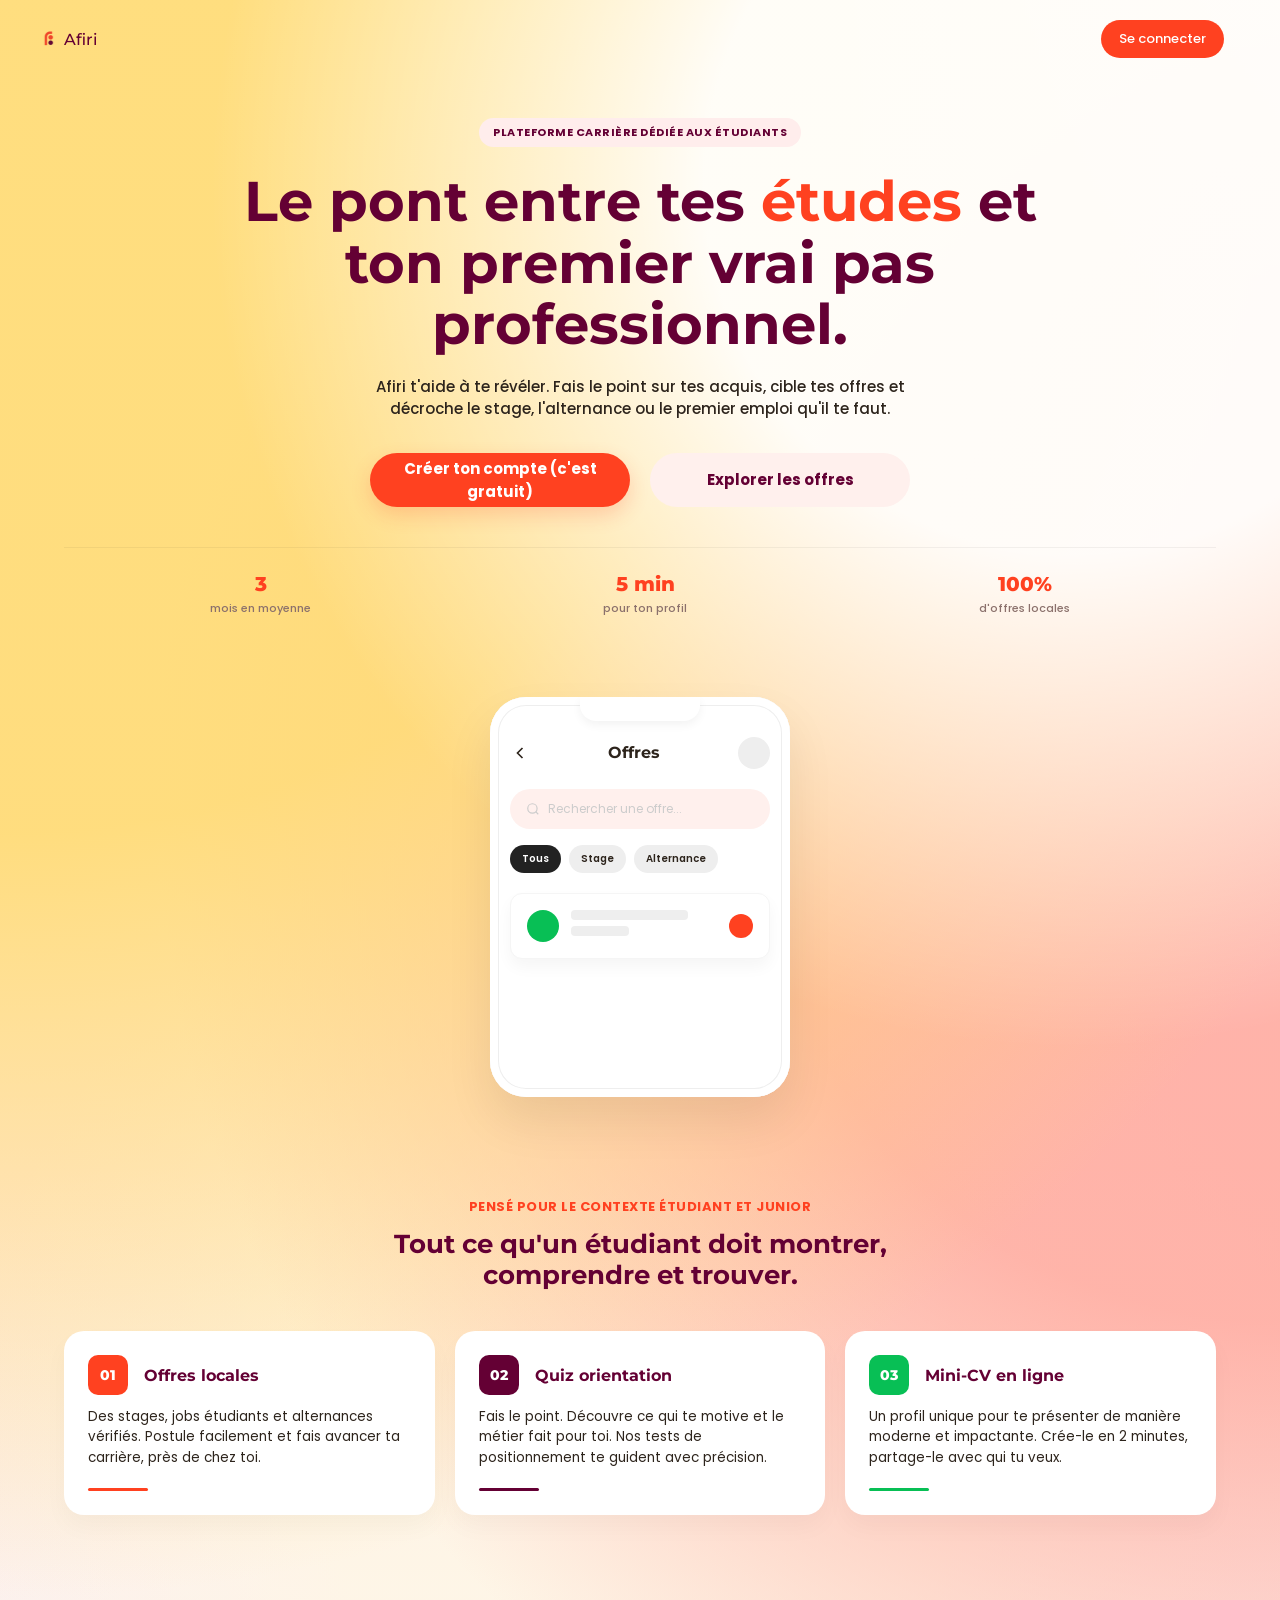
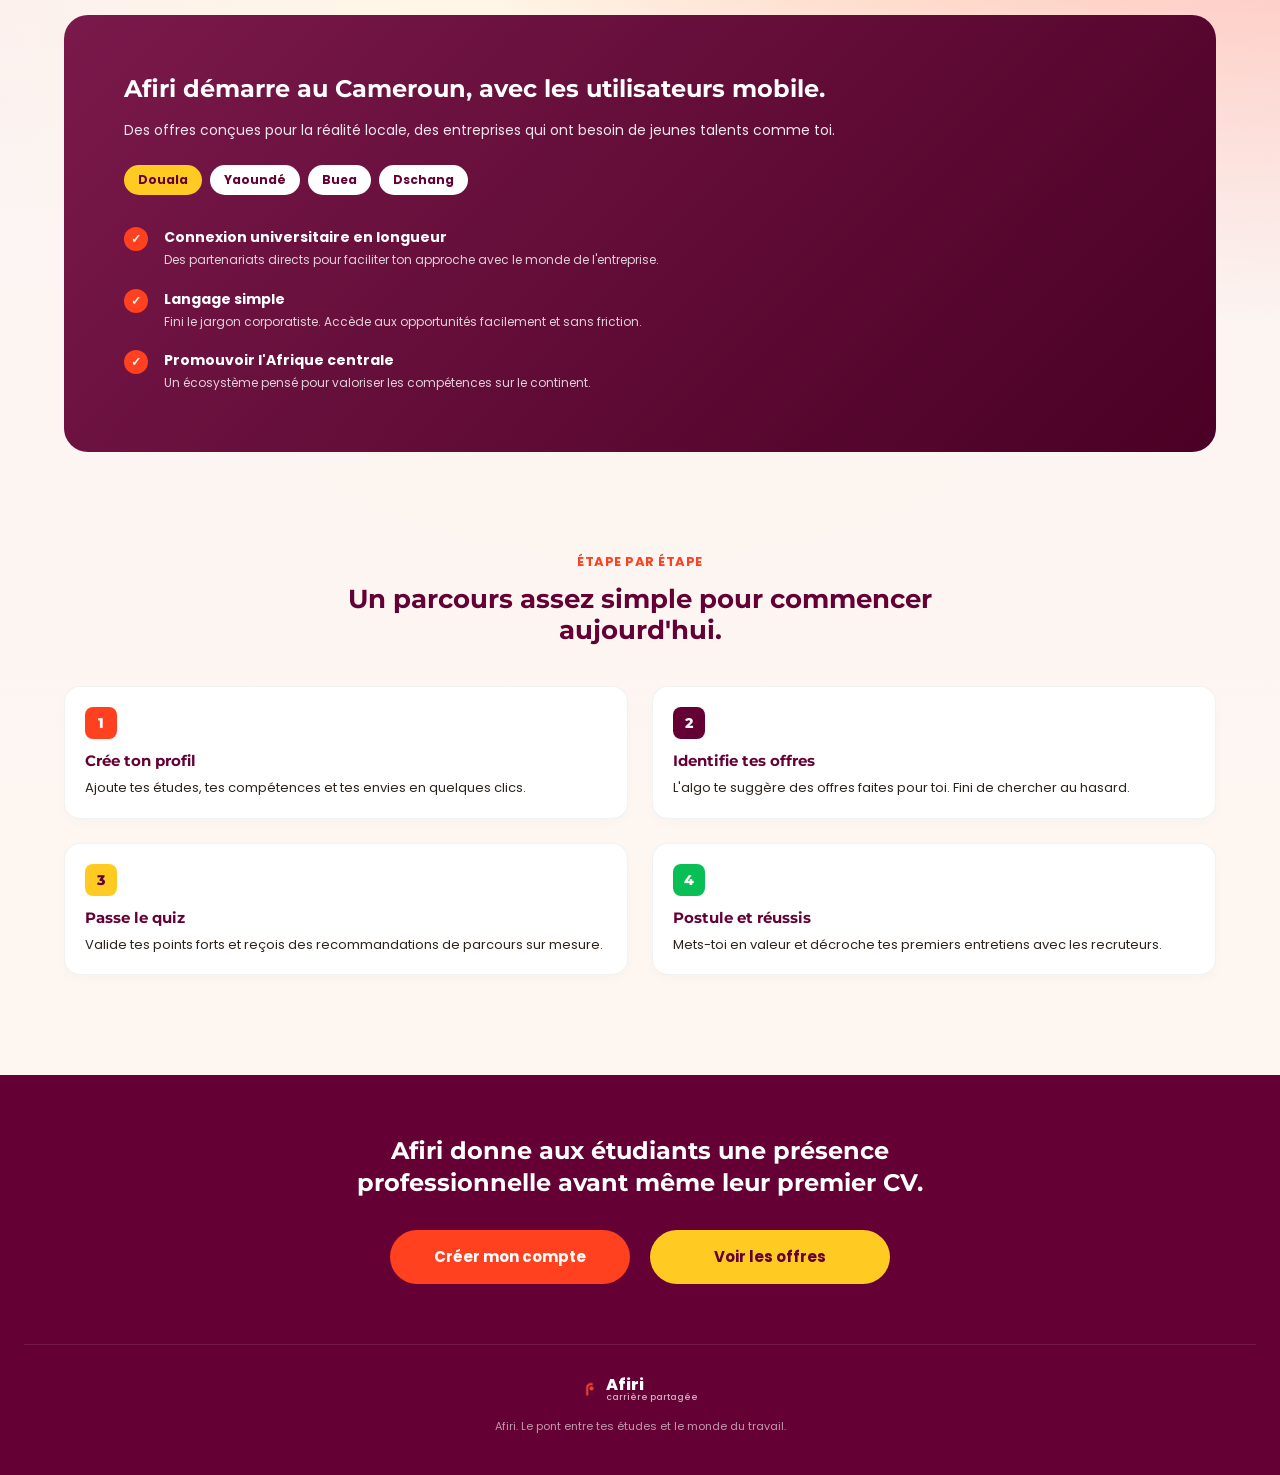
<file: Frontend/index.html>
<!DOCTYPE html>
<html lang="fr">
<head>
    <meta charset="UTF-8">
    <meta name="viewport" content="width=device-width, initial-scale=1.0, maximum-scale=1.0, user-scalable=no">
    <title>Afiri - Plateforme carrière dédiée aux étudiants</title>
    <link rel="stylesheet" href="styliste.css">
    <link rel="stylesheet" href="landing.css">
</head>
<body class="landing-page">
    <header class="landing-header">
        <div class="landing-header-inner">
            <a class="brand" href="index.html">
                <span class="brand-mark"><img src="images/logo.svg" alt="logo"></span> Afiri
            </a>
            <div class="landing-header-right">
                <a href="signup.html" class="pill-action red-action">Se connecter</a>
                <button class="hamburger-btn">
                    <svg viewBox="0 0 24 24" fill="none" stroke="currentColor" stroke-width="2.5" stroke-linecap="round">
                        <line x1="4" y1="8" x2="20" y2="8"></line>
                        <line x1="4" y1="16" x2="20" y2="16"></line>
                    </svg>
                </button>
            </div>
        </div>
    </header>

    <main class="landing-main">
        <!-- Hero Section -->
        <section class="hero-section">
            <div class="kicker-pill">Plateforme carrière dédiée aux étudiants</div>
            <h1 class="hero-title">Le pont entre tes <span class="highlight-text">études</span> et ton premier vrai pas professionnel.</h1>
            <p class="hero-subtitle">Afiri t'aide à te révéler. Fais le point sur tes acquis, cible tes offres et décroche le stage, l'alternance ou le premier emploi qu'il te faut.</p>
            
            <div class="hero-actions">
                <a href="signup.html" class="primary-btn hero-btn-main">Créer ton compte (c'est gratuit)</a>
                <a href="signup.html" class="secondary-btn hero-btn-alt">Explorer les offres</a>
            </div>

            <div class="hero-stats">
                <div class="stat">
                    <strong class="stat-num red-text">3</strong>
                    <span class="stat-desc">mois en moyenne</span>
                </div>
                <div class="stat">
                    <strong class="stat-num red-text">5 min</strong>
                    <span class="stat-desc">pour ton profil</span>
                </div>
                <div class="stat">
                    <strong class="stat-num red-text">100%</strong>
                    <span class="stat-desc">d'offres locales</span>
                </div>
            </div>
        </section>

        <!-- Mockup UI Section -->
        <section class="mockup-section">
            <div class="mockup-container">
                <!-- Using HTML/CSS to recreate the mockup feeling if image is missing -->
                <div class="fake-phone">
                    <div class="fake-notch"></div>
                    <div class="fake-phone-header">
                        <svg width="20" height="20" viewBox="0 0 24 24" fill="none" stroke="currentColor" stroke-width="2"><polyline points="15 18 9 12 15 6"></polyline></svg>
                        <span class="fake-title">Offres</span>
                        <div class="fake-avatar"></div>
                    </div>
                    <div class="fake-search">
                        <svg width="14" height="14" viewBox="0 0 24 24" fill="none" stroke="#ccc" stroke-width="2"><circle cx="11" cy="11" r="8"></circle><line x1="21" y1="21" x2="16.65" y2="16.65"></line></svg>
                        Rechercher une offre...
                    </div>
                    <div class="fake-filters">
                        <span class="fake-filter active">Tous</span>
                        <span class="fake-filter">Stage</span>
                        <span class="fake-filter">Alternance</span>
                    </div>
                    <div class="fake-card">
                        <div class="fake-card-top">
                            <div class="fake-dot green"></div>
                            <div class="fake-copy">
                                <div class="fake-line"></div>
                                <div class="fake-line short"></div>
                            </div>
                            <div class="fake-action"></div>
                        </div>
                    </div>
                </div>
            </div>
        </section>

        <!-- Features Section -->
        <section class="features-section">
            <div class="kicker-plain">Pensé pour le contexte étudiant et junior</div>
            <h2 class="section-heading">Tout ce qu'un étudiant doit montrer, comprendre et trouver.</h2>
            
            <div class="feature-cards">
                <div class="feature-card">
                    <div class="f-header">
                        <div class="f-icon red-bg">01</div>
                        <h3>Offres locales</h3>
                    </div>
                    <p>Des stages, jobs étudiants et alternances vérifiés. Postule facilement et fais avancer ta carrière, près de chez toi.</p>
                    <div class="f-line red-line"></div>
                </div>
                <div class="feature-card">
                    <div class="f-header">
                        <div class="f-icon purple-bg">02</div>
                        <h3>Quiz orientation</h3>
                    </div>
                    <p>Fais le point. Découvre ce qui te motive et le métier fait pour toi. Nos tests de positionnement te guident avec précision.</p>
                    <div class="f-line purple-line"></div>
                </div>
                <div class="feature-card">
                    <div class="f-header">
                        <div class="f-icon green-bg">03</div>
                        <h3>Mini-CV en ligne</h3>
                    </div>
                    <p>Un profil unique pour te présenter de manière moderne et impactante. Crée-le en 2 minutes, partage-le avec qui tu veux.</p>
                    <div class="f-line green-line"></div>
                </div>
            </div>
        </section>

        <!-- Graphic Card Section -->
        <section class="graphic-card-section">
            <div class="graphic-card">
                <h2 class="graphic-title">Afiri démarre au Cameroun, avec les utilisateurs mobile.</h2>
                <p class="graphic-subtitle">Des offres conçues pour la réalité locale, des entreprises qui ont besoin de jeunes talents comme toi.</p>
                <div class="chips-row">
                    <span class="chip-landing yellow-bg">Douala</span>
                    <span class="chip-landing white-bg">Yaoundé</span>
                    <span class="chip-landing white-bg">Buea</span>
                    <span class="chip-landing white-bg">Dschang</span>
                </div>

                <div class="bullet-points">
                    <div class="bullet">
                        <div class="bullet-icon">✓</div>
                        <div class="bullet-text">
                            <strong>Connexion universitaire en longueur</strong>
                            <span>Des partenariats directs pour faciliter ton approche avec le monde de l'entreprise.</span>
                        </div>
                    </div>
                    <div class="bullet">
                        <div class="bullet-icon">✓</div>
                        <div class="bullet-text">
                            <strong>Langage simple</strong>
                            <span>Fini le jargon corporatiste. Accède aux opportunités facilement et sans friction.</span>
                        </div>
                    </div>
                    <div class="bullet">
                        <div class="bullet-icon">✓</div>
                        <div class="bullet-text">
                            <strong>Promouvoir l'Afrique centrale</strong>
                            <span>Un écosystème pensé pour valoriser les compétences sur le continent.</span>
                        </div>
                    </div>
                </div>
            </div>
        </section>

        <!-- Steps Section -->
        <section class="steps-section">
            <div class="kicker-plain">Étape par étape</div>
            <h2 class="section-heading">Un parcours assez simple pour commencer aujourd'hui.</h2>
            
            <div class="step-cards">
                <div class="step-card">
                    <div class="s-icon red-bg">1</div>
                    <h3>Crée ton profil</h3>
                    <p>Ajoute tes études, tes compétences et tes envies en quelques clics.</p>
                </div>
                <div class="step-card">
                    <div class="s-icon purple-bg">2</div>
                    <h3>Identifie tes offres</h3>
                    <p>L'algo te suggère des offres faites pour toi. Fini de chercher au hasard.</p>
                </div>
                <div class="step-card">
                    <div class="s-icon yellow-bg">3</div>
                    <h3>Passe le quiz</h3>
                    <p>Valide tes points forts et reçois des recommandations de parcours sur mesure.</p>
                </div>
                <div class="step-card">
                    <div class="s-icon green-bg">4</div>
                    <h3>Postule et réussis</h3>
                    <p>Mets-toi en valeur et décroche tes premiers entretiens avec les recruteurs.</p>
                </div>
            </div>
        </section>
    </main>

    <!-- Footer CTA -->
    <footer class="landing-footer">
        <h2>Afiri donne aux étudiants une présence professionnelle avant même leur premier CV.</h2>
        <div class="footer-actions">
            <a href="signup.html" class="primary-btn footer-btn-red">Créer mon compte</a>
            <a href="app.html" class="primary-btn footer-btn-yellow">Voir les offres</a>
        </div>
        
        <div class="footer-bottom">
            <div class="footer-logo">
                <img src="images/logo.svg" alt="Afiri">
                <span class="footer-brand-text">Afiri<br><small>carrière partagée</small></span>
            </div>
            <p class="footer-copyright">Afiri. Le pont entre tes études et le monde du travail.</p>
        </div>
    </footer>
</body>
</html>
</file>
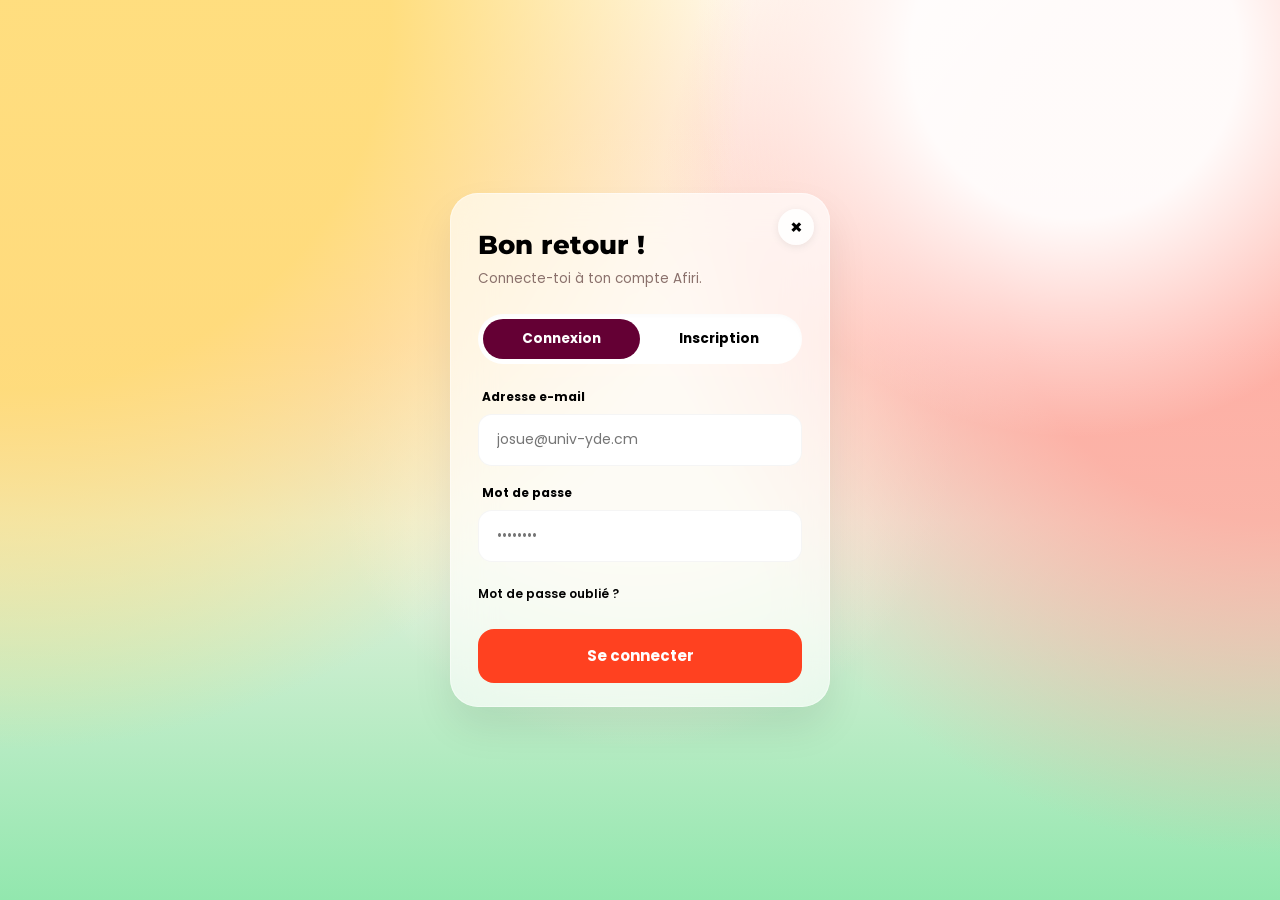
<file: Frontend/app.html>
<!DOCTYPE html>
<html lang="fr">

<head>
    <meta charset="UTF-8">
    <meta name="viewport" content="width=device-width, initial-scale=1.0, maximum-scale=1.0, user-scalable=no">
    <title>Afiri - Accueil</title>
    <link rel="stylesheet" href="styliste.css">
</head>

<body>
    <div class="app-shell">
        <header class="topbar">
            <a class="brand" href="app.html" aria-label="Afiri accueil"><span class="brand-mark"><img
                        src="images/logo.svg" alt="logo"></span> Afiri</a>
            <label class="header-search">
                <svg class="search-ico" viewBox="0 0 24 24" fill="none" stroke="currentColor" stroke-width="2.4">
                    <circle cx="11" cy="11" r="7" />
                    <path d="m20 20-3.5-3.5" />
                </svg>
                <input type="search" placeholder="Rechercher une offre">
            </label>
            <a class="avatar" href="profil.html" aria-label="Voir le profil"></a>
        </header>

        <main class="screen home">
            <section class="banner">
                <small>Profil complété à 0%</small>
                <h1>Complète ton profil pour de meilleures recommandations.</h1>
                <div class="progress"><span style="width:0%"></span></div>
            </section>

            <h2 class="section-title">Recommandé pour toi</h2>

            <section class="job-list">
                <p class="hint">Chargement des recommandations...</p>
            </section>
        </main>

        <nav class="bottom-nav" aria-label="Navigation principale">
            <a class="nav-item active" href="app.html"><span class="nav-icon"><img src="images/Home.svg" alt="" aria-hidden="true"></span><span>Accueil</span></a>
            <a class="nav-item" href="offres.html"><span class="nav-icon"><img src="images/offres.svg" alt="" aria-hidden="true"></span><span>Offres</span></a>
            <a class="nav-item" href="quizz.html"><span class="nav-icon"><img src="images/question.svg" alt="" aria-hidden="true"></span><span>Quiz</span></a>
            <a class="nav-item" href="profil.html"><span class="nav-icon"><img src="images/profile.svg" alt="" aria-hidden="true"></span><span>Profil</span></a>
        </nav>
    </div>

    <script src="config.js"></script>
    <script src="api.js"></script>
    <script src="main.js"></script>
</body>

</html>
</file>
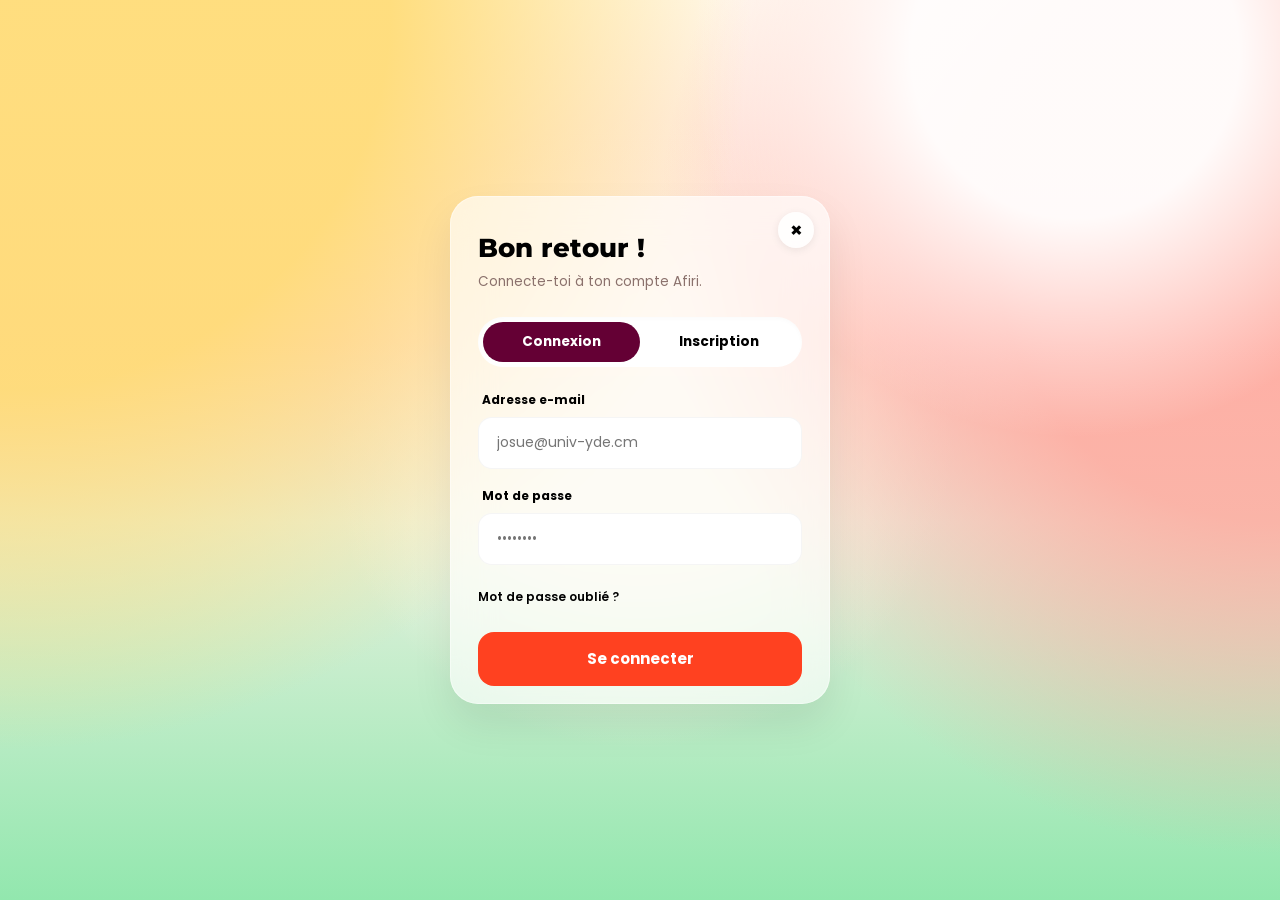
<file: Frontend/detail-offre.html>
<!DOCTYPE html>
<html lang="fr">
<head>
    <meta charset="UTF-8">
    <meta name="viewport" content="width=device-width, initial-scale=1.0, maximum-scale=1.0, user-scalable=no">
    <title>Afiri - Stage Front-end React</title>
    <link rel="stylesheet" href="styliste.css">
</head>
<body>
    <div class="app-shell" data-offer-detail>
        <a class="detail-back" href="app.html" aria-label="Retour aux offres">
            <svg width="23" height="23" viewBox="0 0 24 24" fill="none" stroke="currentColor" stroke-width="1.9"><path d="m15 18-6-6 6-6"/></svg>
        </a>

        <main class="screen stack-gap" style="padding-top: 76px;">
            <section class="detail-hero" aria-label="Photo de recrutement"></section>

            <header>
                <h1 class="detail-title" data-offer-title>Stage Front-end React</h1>
                <p class="detail-subtitle" data-offer-company>Mboa Digital · Douala, Cameroun</p>
            </header>

            <section class="white-card info-card">
                <span class="dot gray"></span>
                <div>
                    <small>Candidature ouverte</small>
                    <b data-offer-deadline>Jusqu'au 15 juin · Stage 3 mois</b>
                </div>
            </section>

            <p class="body-text" data-offer-description>Participe à la création d'interfaces web simples, rapides et lisibles pour des clients locaux. HTML/CSS requis, React apprécié.</p>

            <section class="white-card note" data-offer-match>Ton profil est compatible: React, UI et projets web étudiants.</section>

            <section class="white-card quote" data-offer-advice>“Mets en avant tes projets même académiques, et ajoute un lien de mini-CV propre.”</section>

            <section class="white-card apply-box">
                <span>Ce stage vous intéresse t'il ?</span>
                <button class="wide-action">Postuler</button>
            </section>
        </main>
    </div>

    <script src="config.js"></script>
    <script src="api.js"></script>
    <script src="main.js"></script>
</body>
</html>
</file>
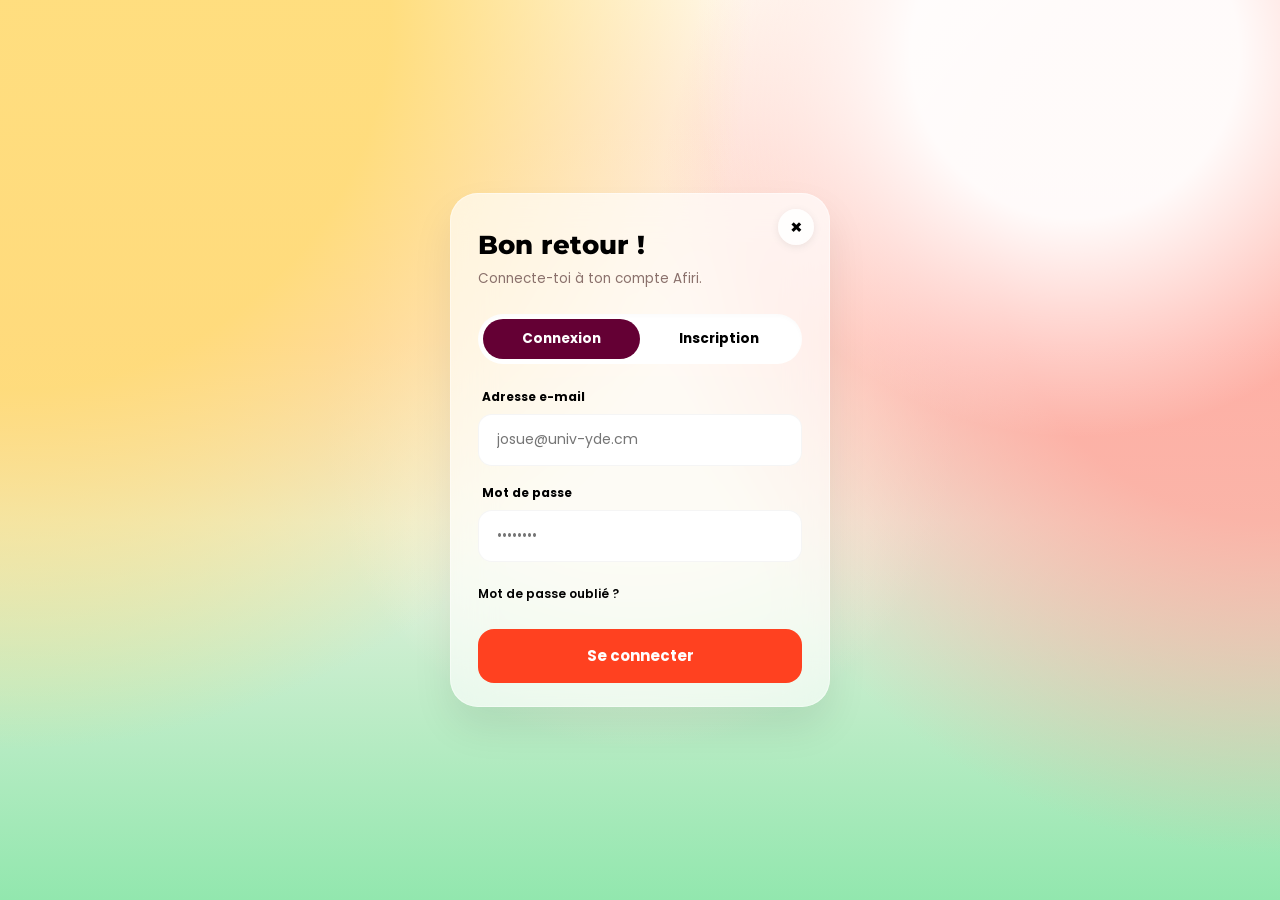
<file: Frontend/offres.html>
<!DOCTYPE html>
<html lang="fr">

<head>
    <meta charset="UTF-8">
    <meta name="viewport" content="width=device-width, initial-scale=1.0, maximum-scale=1.0, user-scalable=no">
    <title>Afiri - Offres</title>
    <link rel="stylesheet" href="styliste.css">
</head>

<body>
    <div class="app-shell">
        <header class="pagebar">
            <a class="back-btn" href="app.html" aria-label="Retour">
                <svg width="24" height="24" viewBox="0 0 24 24" fill="none" stroke="currentColor" stroke-width="1.8">
                    <path d="m15 18-6-6 6-6" />
                </svg>
            </a>
            <div>
                <strong class="page-title">Offres</strong>
            </div>
            <button class="more-btn" aria-label="Options">
                <svg width="18" height="18" viewBox="0 0 24 24" fill="currentColor">
                    <circle cx="12" cy="5" r="1.8" />
                    <circle cx="12" cy="12" r="1.8" />
                    <circle cx="12" cy="19" r="1.8" />
                </svg>
            </button>
        </header>

        <main class="screen tight">
            <label class="search-box">
                <svg class="search-ico" viewBox="0 0 24 24" fill="none" stroke="currentColor" stroke-width="2.4">
                    <circle cx="11" cy="11" r="7" />
                    <path d="m20 20-3.5-3.5" />
                </svg>
                <input class="search-input" type="search" placeholder="Rechercher une offre">
            </label>

            <div class="filter-row">
                <button class="filter active">Tous</button>
                <button class="filter">Stage</button>
                <button class="filter">Remote</button>
                <button class="filter">Plein</button>
                <button class="filter">Partiel</button>
            </div>

            <p class="hint">Les offres sont triées selon ton profil, ta ville et tes compétences.</p>

            <section class="offer-list">
                <p class="hint">Chargement des offres...</p>
            </section>
        </main>

        <nav class="bottom-nav" aria-label="Navigation principale">
            <a class="nav-item" href="app.html"><span class="nav-icon"><img src="images/Home.svg" alt="" aria-hidden="true"></span><span>Accueil</span></a>
            <a class="nav-item active" href="offres.html"><span class="nav-icon"><img src="images/offres.svg" alt="" aria-hidden="true"></span><span>Offres</span></a>
            <a class="nav-item" href="quizz.html"><span class="nav-icon"><img src="images/question.svg" alt="" aria-hidden="true"></span><span>Quiz</span></a>
            <a class="nav-item" href="profil.html"><span class="nav-icon"><img src="images/profile.svg" alt="" aria-hidden="true"></span><span>Profil</span></a>
        </nav>
    </div>

    <script src="config.js"></script>
    <script src="api.js"></script>
    <script src="main.js"></script>
</body>

</html>
</file>
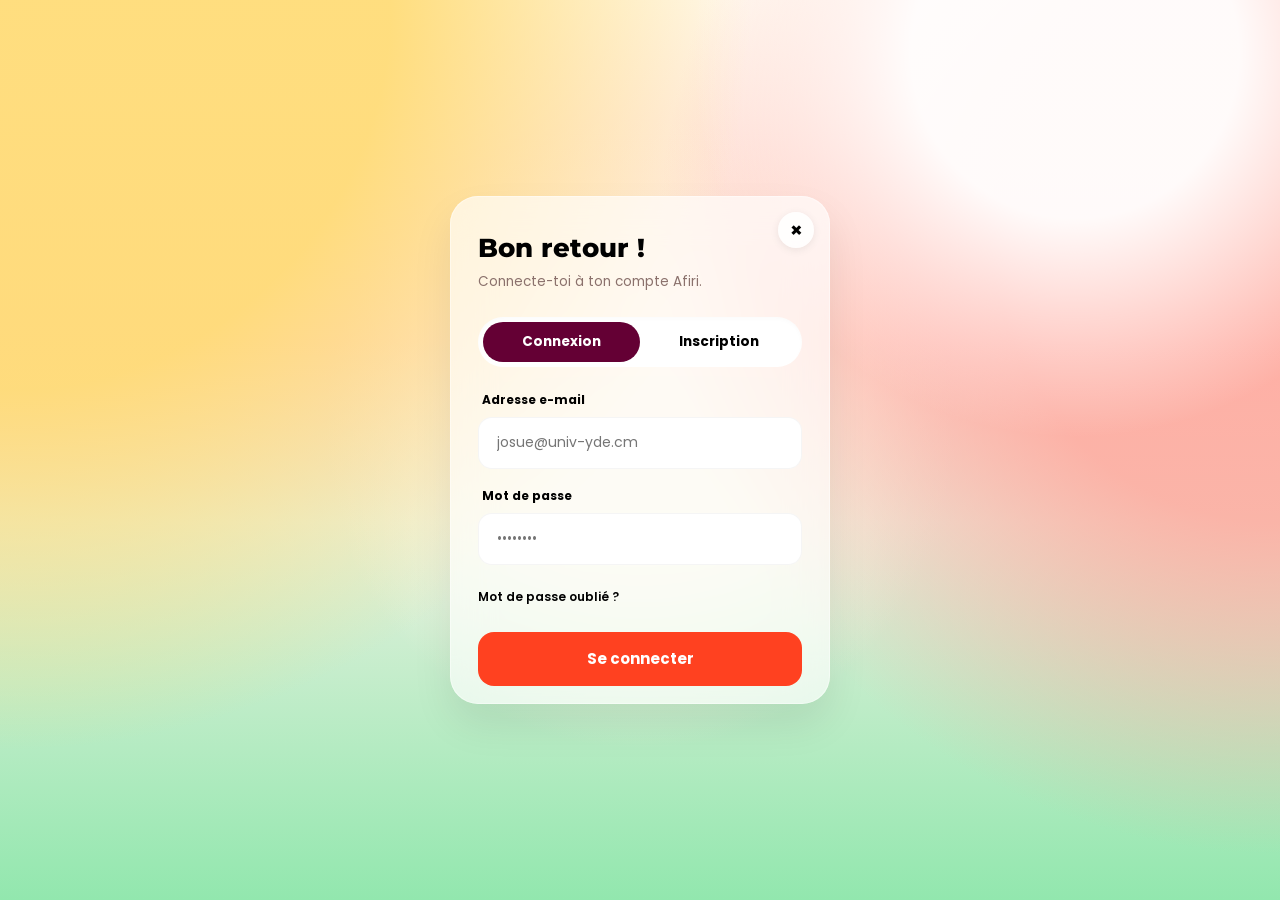
<file: Frontend/profil.html>
<!DOCTYPE html>
<html lang="fr">

<head>
    <meta charset="UTF-8">
    <meta name="viewport" content="width=device-width, initial-scale=1.0, maximum-scale=1.0, user-scalable=no">
    <title>Afiri - Profil</title>
    <link rel="stylesheet" href="styliste.css">
</head>

<body>
    <div class="app-shell">
        <header class="pagebar">
            <a class="back-btn" href="app.html" aria-label="Retour">
                <svg width="24" height="24" viewBox="0 0 24 24" fill="none" stroke="currentColor" stroke-width="1.8">
                    <path d="m15 18-6-6 6-6" />
                </svg>
            </a>
            <div>
                <span class="page-kicker">Mini-CV étudiant</span>
                <strong class="page-title">Profil</strong>
            </div>
            <button class="more-btn" type="button" onclick="Auth.logout()" aria-label="Déconnexion" title="Déconnexion">
                <svg width="18" height="18" viewBox="0 0 24 24" fill="none" stroke="currentColor" stroke-width="2">
                    <path d="M9 21H5a2 2 0 0 1-2-2V5a2 2 0 0 1 2-2h4M16 17l5-5-5-5M21 12H9"/>
                </svg>
            </button>
        </header>

        <main class="screen tight profile-stack">
            <section class="white-card profile-hero">
                <div class="profile-head" style="position: relative;">
                    <span class="avatar big"></span>
                    <div style="flex: 1; min-width: 0; padding-right: 80px;">
                        <h1>Chargement...</h1>
                        <p></p>
                    </div>
                    <button type="button" class="profile-edit-btn" id="editPersonalBtn" style="position: absolute; right: 0; top: 50%; transform: translateY(-50%);">Modifier</button>
                </div>
                <strong class="label-strong">Profil complété à 0%</strong>
                <div class="progress"><span style="width: 0%;"></span></div>
                <p class="profile-hint" style="margin-top: 12px; font-size: 13px; color: var(--muted); line-height: 1.4;"></p>
            </section>

            <section class="white-card card-block" data-profile-section="competences">
                <h2>Compétences</h2>
            </section>

            <section class="white-card card-block project" data-profile-section="experiences">
                <h2>Expériences</h2>
            </section>

            <section class="white-card card-block project" data-profile-section="projets">
                <h2>Projets</h2>
            </section>

            <section class="white-card card-block"
                style="display: flex; flex-direction: column; gap: 12px; padding: 20px;">
                <button class="wide-action" style="width: 100%; background: var(--green); color: white;">Consulter mon
                    CV</button>
                <button class="wide-action" type="button" data-copy-profile style="width: 100%;">Copier le lien du profil</button>
            </section>
        </main>

        <nav class="bottom-nav" aria-label="Navigation principale">
            <a class="nav-item" href="app.html"><span class="nav-icon"><img src="images/Home.svg" alt="" aria-hidden="true"></span><span>Accueil</span></a>
            <a class="nav-item" href="offres.html"><span class="nav-icon"><img src="images/offres.svg" alt="" aria-hidden="true"></span><span>Offres</span></a>
            <a class="nav-item" href="quizz.html"><span class="nav-icon"><img src="images/question.svg" alt="" aria-hidden="true"></span><span>Quiz</span></a>
            <a class="nav-item active" href="profil.html"><span class="nav-icon"><img src="images/profile.svg" alt="" aria-hidden="true"></span><span>Profil</span></a>
        </nav>
    </div>

    <script src="config.js"></script>
    <script src="api.js"></script>
    <script src="main.js"></script>
</body>

</html>
</file>
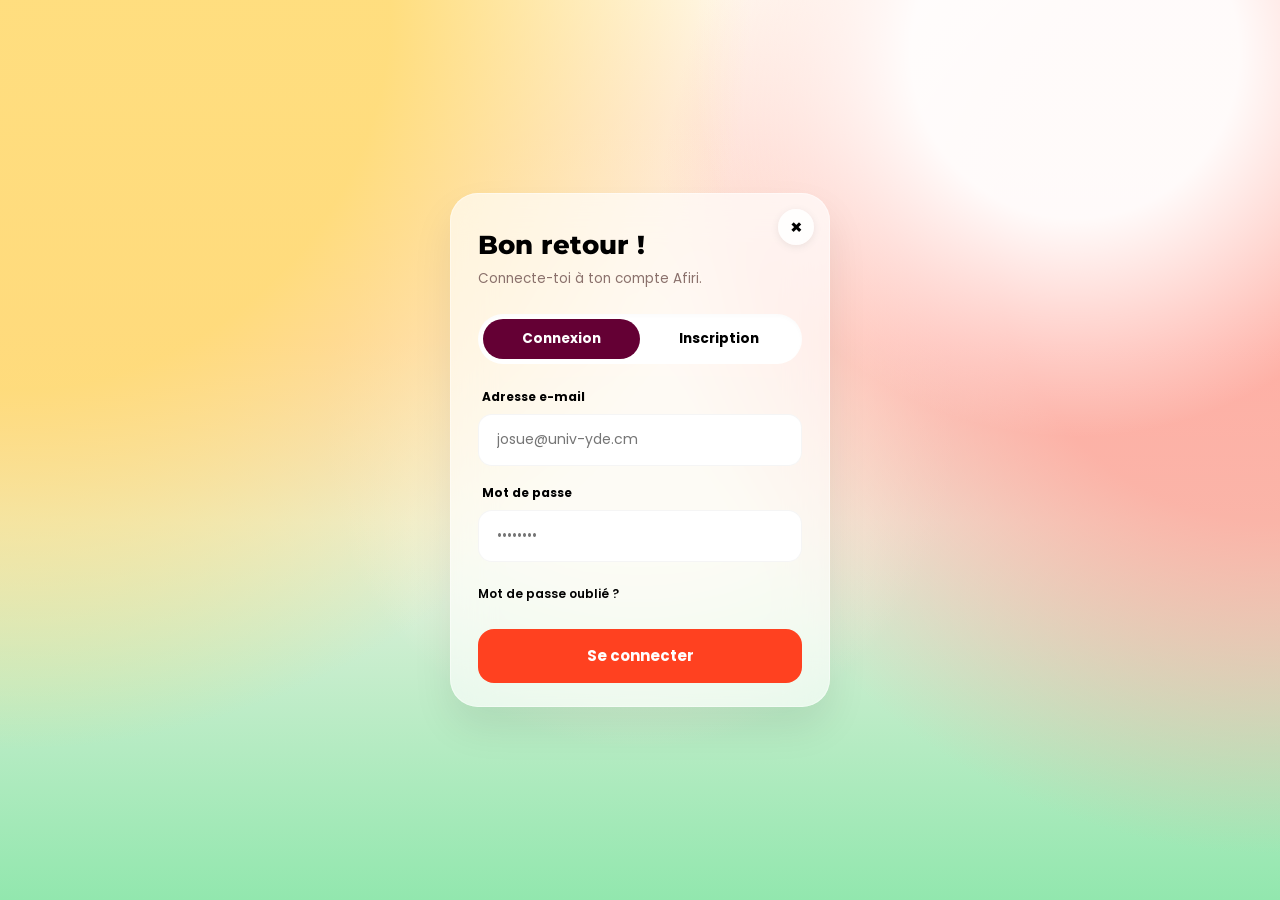
<file: Frontend/questionnaire.html>
<!DOCTYPE html>
<html lang="fr">
<head>
    <meta charset="UTF-8">
    <meta name="viewport" content="width=device-width, initial-scale=1.0, maximum-scale=1.0, user-scalable=no">
    <title>Afiri - Questionnaire</title>
    <link rel="stylesheet" href="styliste.css">
</head>
<body>
    <div class="app-shell">
        <main class="quiz-screen" data-quiz>
            <section class="quiz-progress">
                <small data-quiz-progress-text>0% complété</small>
                <div class="progress"><span data-quiz-progress></span></div>
            </section>

            <section data-quiz-panel>
                <p class="quiz-kicker" data-quiz-step>Question 1 sur 4</p>
                <h1 data-quiz-question>Chargement...</h1>

                <section class="answers" data-quiz-answers></section>
            </section>

            <section class="quiz-actions">
                <button data-quiz-back>Partir</button>
                <button class="next" data-quiz-next>Continuer</button>
            </section>
        </main>
    </div>

    <script src="config.js"></script>
    <script src="api.js"></script>
    <script src="main.js"></script>
</body>
</html>
</file>
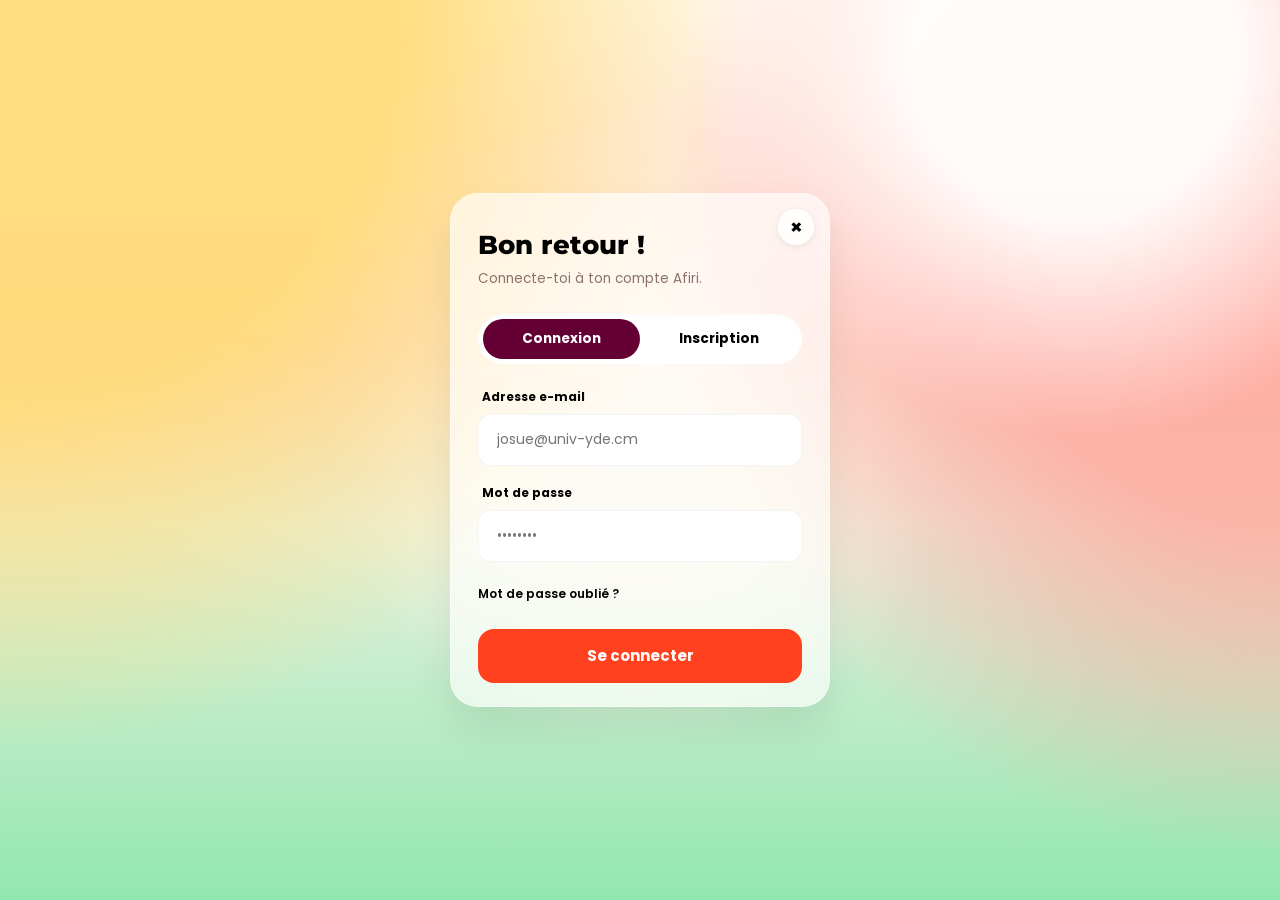
<file: Frontend/quizz.html>
<!DOCTYPE html>
<html lang="fr">

<head>
    <meta charset="UTF-8">
    <meta name="viewport" content="width=device-width, initial-scale=1.0, maximum-scale=1.0, user-scalable=no">
    <title>Afiri - Quiz</title>
    <link rel="preconnect" href="https://fonts.googleapis.com">
    <link rel="preconnect" href="https://fonts.gstatic.com" crossorigin>
    <link
        href="https://fonts.googleapis.com/css2?family=Montserrat:wght@700;800;900&family=Poppins:wght@400;500;600;700;800;900&display=swap"
        rel="stylesheet">
    <link rel="stylesheet" href="styliste.css">
</head>

<body>
    <div class="app-shell">
        <header class="pagebar">
            <a class="back-btn" href="app.html" aria-label="Retour">
                <svg width="24" height="24" viewBox="0 0 24 24" fill="none" stroke="currentColor" stroke-width="1.8">
                    <path d="m15 18-6-6 6-6" />
                </svg>
            </a>
            <div><span class="page-kicker">Quiz</span><strong class="page-title">Évaluation</strong></div>
            <button class="more-btn" aria-label="Options">
                <svg width="18" height="18" viewBox="0 0 24 24" fill="currentColor">
                    <circle cx="12" cy="5" r="1.8" />
                    <circle cx="12" cy="12" r="1.8" />
                    <circle cx="12" cy="19" r="1.8" />
                </svg>
            </button>
        </header>

        <main class="screen tight">
            <section class="white-card card-block" style="text-align:center;margin-top:60px;padding:50px 20px;">
                <svg width="64" height="64" viewBox="0 0 24 24" fill="none" stroke="var(--tertiary)" stroke-width="2"
                    style="margin-bottom:20px;">
                    <path
                        d="M11 17h2v-2h-2zm1-14a6 6 0 0 0-6 6h4a2 2 0 1 1 2 2 3 3 0 0 0-3 3h4a1 1 0 0 1 1-1 6 6 0 0 0-2-10z" />
                </svg>
                <h1 style="font-size:22px;color:var(--burgundy);margin-bottom:15px;">Quiz d'orientation</h1>
                <p style="color:var(--muted);font-size:14px;line-height:1.5;">
                    Réponds à 4 questions pour découvrir les offres qui correspondent à ton profil et tes ambitions.
                </p>
                <a href="questionnaire.html" class="pill-action"
                    style="display:inline-flex;margin-top:30px;text-decoration:none;">Démarrer le quiz →</a>
            </section>

            <!-- Dernier résultat si disponible -->
            <section class="white-card card-block" id="dernierResultat" style="display:none;margin-top:0;padding:20px;">
                <h2 style="font-size:15px;margin-bottom:8px;">Ton dernier résultat</h2>
                <p id="dernierResultatTexte" style="color:var(--muted);font-size:14px;"></p>
                <a href="questionnaire.html"
                    style="font-size:13px;font-weight:700;color:var(--primary);text-decoration:none;">Refaire le quiz
                    →</a>
            </section>
        </main>

        <nav class="bottom-nav" aria-label="Navigation principale">
            <a class="nav-item" href="app.html"><span class="nav-icon"><svg viewBox="0 0 24 24">
                        <path d="M3 10.8 12 3l9 7.8v8.7a1.5 1.5 0 0 1-1.5 1.5H15v-6H9v6H4.5A1.5 1.5 0 0 1 3 19.5z" />
                    </svg></span><span>Accueil</span></a>
            <a class="nav-item" href="offres.html"><span class="nav-icon"><svg viewBox="0 0 24 24">
                        <path
                            d="M9 4h6a2 2 0 0 1 2 2v1h3a2 2 0 0 1 2 2v9a2 2 0 0 1-2 2H4a2 2 0 0 1-2-2V9a2 2 0 0 1 2-2h3V6a2 2 0 0 1 2-2Zm0 3h6V6H9zM7 13h10v-2H7zm0 4h6v-2H7z" />
                    </svg></span><span>Offres</span></a>
            <a class="nav-item active" href="quizz.html"><span class="nav-icon"><svg viewBox="0 0 24 24">
                        <path
                            d="M11 17h2v-2h-2zm1-14a6 6 0 0 0-6 6h4a2 2 0 1 1 2 2 3 3 0 0 0-3 3h4a1 1 0 0 1 1-1 6 6 0 0 0-2-10z" />
                    </svg></span><span>Quiz</span></a>
            <a class="nav-item" href="profil.html"><span class="nav-icon"><svg viewBox="0 0 24 24">
                        <path d="M12 12a5 5 0 1 0 0-10 5 5 0 0 0 0 10Zm-9 9a9 9 0 0 1 18 0z" />
                    </svg></span><span>Profil</span></a>
        </nav>
    </div>

    <script src="config.js"></script>
    <script src="api.js"></script>
    <script src="main.js"></script>
    <script>
        // Afficher le dernier résultat si disponible
        (async () => {
            if (!Auth.isLoggedIn()) return;
            try {
                const dernier = await ApiQuiz.monDernier();
                if (dernier && dernier.suggestions && dernier.suggestions.length > 0) {
                    document.getElementById("dernierResultat").style.display = "block";
                    document.getElementById("dernierResultatTexte").textContent =
                        `Suggestions : ${dernier.suggestions.slice(0, 3).join(", ")} — ${formaterDate(dernier.date_quiz)}`;
                }
            } catch (_) { /* pas de résultat encore */ }
        })();
    </script>
</body>

</html>
</file>
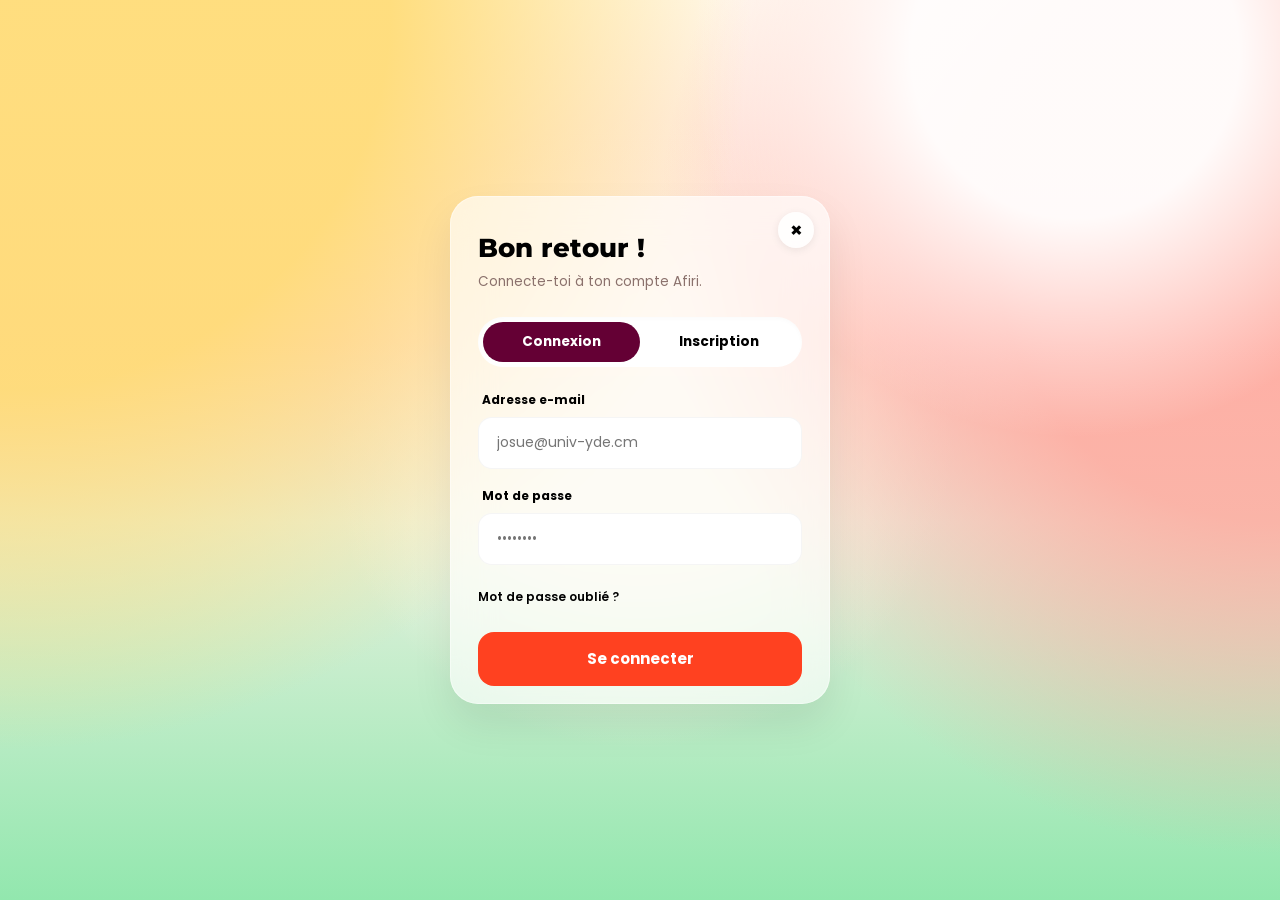
<file: Frontend/signup.html>
<!DOCTYPE html>
<html lang="fr">
<head>
    <meta charset="UTF-8">
    <meta name="viewport" content="width=device-width, initial-scale=1.0, maximum-scale=1.0, user-scalable=no">
    <title>Afiri - Authentification</title>
    <link rel="stylesheet" href="styliste.css">
    <style>
        .auth-morph-page {
            min-height: 100vh;
            display: flex;
            align-items: center;
            justify-content: center;
            background:
                radial-gradient(circle at 84% 6%, rgba(255, 255, 255, 0.94) 0 12%, rgba(255, 255, 255, 0) 28%),
                radial-gradient(circle at 0% 0%, rgba(255, 219, 115, 0.9) 0 25%, rgba(255, 219, 115, 0) 48%),
                radial-gradient(circle at 100% 26%, rgba(255, 165, 154, 0.8) 0 20%, rgba(255, 165, 154, 0) 43%),
                radial-gradient(circle at 50% 48%, rgba(255, 247, 228, 0.72) 0 18%, rgba(255, 247, 228, 0) 40%),
                linear-gradient(180deg, #fff8ed 0%, #ffd9d3 38%, #e7f1df 58%, #92e7ae 100%);
            padding: 20px;
            font-family: var(--font-ui);
            position: relative;
            overflow: hidden;
            box-sizing: border-box;
        }

        .auth-morph-card {
            background: rgba(255, 255, 255, 0.65);
            backdrop-filter: blur(20px);
            -webkit-backdrop-filter: blur(20px);
            border-radius: 28px;
            box-shadow: 0 20px 40px rgba(0, 0, 0, 0.08), inset 0 0 0 1px rgba(255,255,255,0.4);
            width: 100%;
            max-width: 380px;
            position: relative;
            transition: height 0.5s cubic-bezier(0.4, 0, 0.2, 1);
            overflow: hidden;
            box-sizing: border-box;
        }

        .auth-card-inner {
            padding: 36px 28px;
            position: absolute;
            top: 0;
            left: 0;
            width: 100%;
            box-sizing: border-box;
        }

        .auth-back-link {
            display: inline-block;
            font-size: 11.5px;
            font-weight: 700;
            color: var(--burgundy);
            text-decoration: none;
            margin-bottom: 16px;
            transition: opacity 0.3s ease;
        }

        .top-icon-container {
            display: flex;
            justify-content: center;
            margin-bottom: 20px;
            transition: opacity 0.3s ease;
        }

        .success-circle {
            width: 64px;
            height: 64px;
            border-radius: 50%;
            background: #49db80;
            display: flex;
            align-items: center;
            justify-content: center;
            color: #fff;
            box-shadow: 0 8px 16px rgba(73, 219, 128, 0.3);
        }

        .auth-morph-title {
            font-family: var(--font-title);
            font-size: 26px;
            font-weight: 800;
            color: var(--ink);
            margin-bottom: 8px;
            transition: opacity 0.3s ease;
        }

        .auth-morph-title.center {
            text-align: center;
        }

        .auth-morph-subtitle {
            font-size: 13.5px;
            color: var(--muted);
            margin-bottom: 24px;
            line-height: 1.5;
            transition: opacity 0.3s ease;
        }

        .auth-morph-subtitle.center {
            text-align: center;
        }

        .auth-tabs {
            display: flex;
            background: #fff;
            border-radius: 999px;
            padding: 5px;
            margin-bottom: 24px;
            position: relative;
            box-shadow: inset 0 2px 4px rgba(0,0,0,0.02);
            transition: opacity 0.3s ease, margin 0.3s ease, height 0.3s ease;
            overflow: hidden;
        }

        .auth-tabs.hidden {
            opacity: 0;
            height: 0;
            margin-bottom: 0;
            padding: 0;
            pointer-events: none;
        }

        .auth-tab {
            flex: 1;
            text-align: center;
            padding: 10px 0;
            font-size: 13.5px;
            font-weight: 700;
            color: var(--ink);
            cursor: pointer;
            border-radius: 999px;
            z-index: 2;
            transition: color 0.3s ease;
            user-select: none;
            -webkit-tap-highlight-color: transparent;
        }

        .auth-tab.active {
            color: #fff;
        }

        .auth-tab-indicator {
            position: absolute;
            top: 5px;
            bottom: 5px;
            width: calc(50% - 5px);
            background: var(--primary);
            border-radius: 999px;
            transition: transform 0.4s cubic-bezier(0.4, 0, 0.2, 1), background 0.4s ease;
            z-index: 1;
        }

        .auth-tab-indicator.signup-mode { transform: translateX(100%); }
        .auth-tab-indicator.login-mode { background: var(--burgundy); }

        .auth-views-container {
            position: relative;
            width: 100%;
        }

        .auth-view {
            position: absolute;
            top: 0;
            left: 0;
            width: 100%;
            opacity: 0;
            pointer-events: none;
            visibility: hidden;
            transition: opacity 0.35s ease, transform 0.4s cubic-bezier(0.4, 0, 0.2, 1), visibility 0.4s;
            transform: translateX(20px);
        }

        .auth-view.active {
            position: relative;
            opacity: 1;
            pointer-events: auto;
            visibility: visible;
            transform: translateX(0);
        }

        .auth-view.exiting-left { transform: translateX(-30px); position: absolute; }
        .auth-view.exiting-right { transform: translateX(30px); position: absolute; }
        .auth-view.entering-left { transform: translateX(-30px); }

        .auth-form-group { margin-bottom: 18px; }

        .auth-label {
            display: block;
            font-size: 12px;
            font-weight: 700;
            margin-bottom: 8px;
            color: var(--ink);
            margin-left: 4px;
        }

        .auth-input {
            width: 100%;
            height: 52px;
            border-radius: 14px;
            border: 1px solid rgba(0,0,0,0.04);
            background: #fff;
            padding: 0 18px;
            font-size: 14px;
            color: var(--ink);
            outline: none;
            transition: border-color 0.2s, box-shadow 0.2s;
            font-family: inherit;
        }

        .auth-input:focus {
            border-color: var(--primary);
            box-shadow: 0 0 0 3px rgba(255, 65, 32, 0.1);
        }

        .auth-hint {
            font-size: 11px;
            color: var(--muted);
            margin-top: 8px;
            margin-left: 4px;
        }

        .auth-forgot {
            display: inline-block;
            font-size: 12px;
            color: var(--ink);
            text-align: left;
            margin-top: 4px;
            font-weight: 600;
            text-decoration: none;
        }

        .auth-bottom-link {
            font-size: 12px;
            color: var(--muted);
            margin-top: 20px;
            text-align: left;
        }

        .auth-bottom-link a {
            color: var(--ink);
            font-weight: 700;
            text-decoration: none;
        }

        .auth-submit-btn {
            width: 100%;
            height: 54px;
            border-radius: 16px;
            background: var(--primary);
            color: #fff;
            border: none;
            font-size: 15px;
            font-weight: 700;
            margin-top: 24px;
            cursor: pointer;
            transition: transform 0.2s, background 0.3s ease;
            position: relative;
            overflow: hidden;
            font-family: inherit;
        }

        .auth-submit-btn:active { transform: scale(0.97); }

        .auth-submit-text {
            display: inline-block;
            transition: opacity 0.2s ease, transform 0.2s ease;
        }

        .auth-submit-text.fade-out {
            opacity: 0;
            transform: translateY(-5px);
        }

        .auth-submit-text.fade-in {
            opacity: 0;
            transform: translateY(5px);
            animation: fadeInText 0.2s forwards ease;
        }

        @keyframes fadeInText {
            to { opacity: 1; transform: translateY(0); }
        }

        /* Role Toggle */
        .role-toggle { display: flex; gap: 10px; margin-bottom: 22px; }
        .role-btn {
            flex: 1; height: 44px; border-radius: 999px; background: #fff;
            border: 1px solid rgba(0,0,0,0.04); display: flex; align-items: center; justify-content: center;
            gap: 8px; font-size: 13.5px; font-weight: 700; cursor: pointer; transition: all 0.2s; color: var(--ink); font-family: inherit;
        }
        .role-btn.active { background: var(--ink); color: #fff; border-color: var(--ink); }
        .role-dot { width: 14px; height: 14px; border-radius: 50%; }
        .role-dot.green { background: #08BF55; }
        .role-dot.gray { background: #E0E0E0; }

        .auth-checkbox-group { display: flex; align-items: center; gap: 10px; margin-top: 16px; }
        .auth-checkbox-group input { width: 18px; height: 18px; accent-color: var(--primary); cursor: pointer; }
        .auth-checkbox-group label { font-size: 12px; color: var(--muted); cursor: pointer; user-select: none; }

        /* Code Inputs */
        .code-inputs {
            display: flex;
            gap: 10px;
            margin-bottom: 12px;
        }

        .code-box {
            flex: 1;
            height: 58px;
            border-radius: 14px;
            background: #fff;
            border: 1px solid rgba(0,0,0,0.04);
            font-size: 24px;
            font-weight: 700;
            text-align: center;
            color: var(--ink);
            outline: none;
            transition: all 0.2s;
            font-family: inherit;
            width: 100%;
        }

        .code-box:focus {
            border-color: var(--primary);
            box-shadow: 0 0 0 3px rgba(255, 65, 32, 0.1);
        }

        .code-box.filled {
            background: #FFE8E5;
            border-color: #FFC0B8;
        }

        .auth-timer {
            font-size: 13.5px;
            font-weight: 700;
            color: var(--ink);
            margin-top: 16px;
        }

        /* Password Strength */
        .password-strength {
            display: flex;
            gap: 6px;
            margin-top: 12px;
        }

        .strength-bar {
            flex: 1;
            height: 4px;
            border-radius: 999px;
            background: rgba(0,0,0,0.06);
        }

        .strength-bar.red { background: var(--primary); }
        .strength-bar.orange { background: #FF9800; }
        .strength-bar.green { background: #08BF55; }

        /* Helpers */
        .hidden { display: none !important; }
        .invisible { opacity: 0; pointer-events: none; position: absolute; }

        .auth-close-btn {
            position: absolute;
            top: 16px;
            right: 16px;
            width: 36px;
            height: 36px;
            border-radius: 50%;
            border: none;
            background: rgba(255, 255, 255, 0.85);
            color: var(--ink);
            font-size: 20px;
            font-weight: 700;
            cursor: pointer;
            display: flex;
            align-items: center;
            justify-content: center;
            z-index: 10;
            box-shadow: 0 2px 8px rgba(0,0,0,0.08);
            transition: transform 0.2s, background 0.2s;
            text-decoration: none;
            line-height: 1;
        }

        .auth-close-btn:hover {
            background: #fff;
            transform: scale(1.05);
        }

        .auth-error {
            background: #ffe8e5;
            color: var(--primary);
            font-size: 12px;
            font-weight: 600;
            padding: 10px 14px;
            border-radius: 12px;
            margin-bottom: 14px;
            display: none;
        }

        .auth-error.visible { display: block; }
    </style>
</head>
<body>

    <div class="auth-morph-page">
        <div class="auth-morph-card" id="authCard">
            <a href="index.html" class="auth-close-btn" aria-label="Retour à l'accueil" title="Retour à l'accueil">×</a>
            <div class="auth-card-inner" id="authCardInner">

                <div class="auth-error" id="authError"></div>
                
                <a href="#" id="backLink" class="auth-back-link hidden" data-action="goto" data-target="login">← Retour à la connexion</a>

                <div id="topIconContainer" class="top-icon-container hidden">
                    <div class="success-circle">
                        <svg width="32" height="32" viewBox="0 0 24 24" fill="none" stroke="currentColor" stroke-width="3" stroke-linecap="round" stroke-linejoin="round">
                            <polyline points="20 6 9 17 4 12"></polyline>
                        </svg>
                    </div>
                </div>

                <h1 class="auth-morph-title" id="authTitle">Bon retour !</h1>
                <p class="auth-morph-subtitle" id="authSubtitle">Connecte-toi à ton compte Afiri.</p>

                <div class="auth-tabs" id="authTabs">
                    <div class="auth-tab-indicator login-mode" id="tabIndicator"></div>
                    <div class="auth-tab active" data-action="goto" data-target="login">Connexion</div>
                    <div class="auth-tab" data-action="goto" data-target="signup">Inscription</div>
                </div>

                <div class="auth-views-container">
                    
                    <!-- 1. Login View -->
                    <div class="auth-view active" id="loginView">
                        <form id="loginForm">
                            <div class="auth-form-group">
                                <label class="auth-label">Adresse e-mail</label>
                                <input type="email" id="loginEmail" class="auth-input" placeholder="josue@univ-yde.cm" required>
                            </div>
                            <div class="auth-form-group">
                                <label class="auth-label">Mot de passe</label>
                                <input type="password" id="loginPassword" class="auth-input" placeholder="••••••••" required>
                            </div>
                            <a href="#" class="auth-forgot" data-action="goto" data-target="forgot">Mot de passe oublié ?</a>
                        </form>
                    </div>

                    <!-- 2. Signup View -->
                    <div class="auth-view" id="signupView">
                        <form id="signupForm">
                            <div class="role-toggle">
                                <button type="button" class="role-btn active" data-role="etudiant"><div class="role-dot green"></div> Étudiant</button>
                                <button type="button" class="role-btn" data-role="entreprise"><div class="role-dot gray"></div> Entreprise</button>
                            </div>
                            <div class="auth-form-group">
                                <label class="auth-label">Prénom & nom</label>
                                <input type="text" id="signupName" class="auth-input" placeholder="Josué Kengne" required>
                            </div>
                            <div class="auth-form-group">
                                <label class="auth-label">Adresse e-mail</label>
                                <input type="email" id="signupEmail" class="auth-input" placeholder="josue@univ-yde.cm" required>
                            </div>
                            <div class="auth-form-group">
                                <label class="auth-label">Université / Ecole</label>
                                <input type="text" id="signupUniversity" class="auth-input" placeholder="Université de Yaoundé 1" required>
                            </div>
                            <div class="auth-form-group">
                                <label class="auth-label">Mot de passe</label>
                                <input type="password" id="signupPassword" class="auth-input" placeholder="••••••••" required minlength="6">
                            </div>
                            <div class="auth-checkbox-group">
                                <input type="checkbox" id="terms" required>
                                <label for="terms">J'accepte les conditions d'utilisation</label>
                            </div>
                        </form>
                    </div>

                    <!-- 3. Forgot Password View -->
                    <div class="auth-view" id="forgotView">
                        <form id="forgotForm">
                            <div class="auth-form-group">
                                <label class="auth-label">Ton adresse e-mail</label>
                                <input type="email" class="auth-input" placeholder="josue@univ-yde.cm" required>
                                <div class="auth-hint">→ on va envoyer un code à cette adresse</div>
                            </div>
                        </form>
                        <div class="auth-bottom-link">Tu te souviens ? <a href="#" data-action="goto" data-target="login">Se connecter</a></div>
                    </div>

                    <!-- 4. Enter Code View -->
                    <div class="auth-view" id="codeView">
                        <form id="codeForm">
                            <div class="code-inputs">
                                <input type="text" class="code-box filled" value="3" maxlength="1">
                                <input type="text" class="code-box filled" value="8" maxlength="1">
                                <input type="text" class="code-box" placeholder="-" maxlength="1">
                                <input type="text" class="code-box" placeholder="-" maxlength="1">
                                <input type="text" class="code-box" placeholder="-" maxlength="1">
                            </div>
                            <div class="auth-timer">Code valide encore 08:42</div>
                        </form>
                        <div class="auth-bottom-link">Code expiré ? <a href="#">Renvoyer un nouveau code</a></div>
                    </div>

                    <!-- 5. New Password View -->
                    <div class="auth-view" id="newpassView">
                        <form id="newpassForm">
                            <div class="auth-form-group">
                                <label class="auth-label">Nouveau mot de passe</label>
                                <input type="password" class="auth-input" placeholder="••••••••" required>
                                <div class="password-strength">
                                    <div class="strength-bar red"></div>
                                    <div class="strength-bar orange"></div>
                                    <div class="strength-bar empty"></div>
                                </div>
                                <div class="auth-hint">→ force : moyen - ajoute des chiffres ou symboles</div>
                            </div>
                            <div class="auth-form-group">
                                <label class="auth-label">Confirme le mot de passe</label>
                                <input type="password" class="auth-input" placeholder="••••••••" required>
                            </div>
                        </form>
                    </div>

                    <!-- 6. Success View -->
                    <div class="auth-view" id="successView">
                        <!-- No extra form content, just the button -->
                    </div>

                </div>

                <button class="auth-submit-btn" id="mainSubmitBtn">
                    <span class="auth-submit-text" id="submitBtnText">Se connecter</span>
                </button>

            </div>
        </div>
    </div>

    <script src="config.js"></script>
    <script src="api.js"></script>
    <script>
        document.addEventListener('DOMContentLoaded', () => {
            if (sessionStorage.getItem('afiri_session_expired')) {
                sessionStorage.removeItem('afiri_session_expired');
                const authError = document.getElementById('authError');
                if (authError) {
                    authError.textContent = 'Ta session a expiré. Reconnecte-toi.';
                    authError.classList.add('visible');
                }
            }

            const card = document.getElementById('authCard');
            const inner = document.getElementById('authCardInner');
            const tabs = document.querySelectorAll('.auth-tab');
            const indicator = document.getElementById('tabIndicator');
            const authTabsContainer = document.getElementById('authTabs');
            
            const authTitle = document.getElementById('authTitle');
            const authSubtitle = document.getElementById('authSubtitle');
            const backLink = document.getElementById('backLink');
            const topIconContainer = document.getElementById('topIconContainer');

            const submitBtnText = document.getElementById('submitBtnText');
            const mainSubmitBtn = document.getElementById('mainSubmitBtn');
            const authError = document.getElementById('authError');
            let selectedRole = 'etudiant';

            const showError = (msg) => {
                authError.textContent = msg;
                authError.classList.add('visible');
                setTimeout(updateCardHeight, 20);
            };
            const hideError = () => authError.classList.remove('visible');

            const splitName = (full) => {
                const parts = full.trim().split(/\s+/);
                if (parts.length === 1) return { prenom: parts[0], nom: parts[0] };
                return { prenom: parts.slice(0, -1).join(' '), nom: parts[parts.length - 1] };
            };

            // View Configuration
            const viewsConfig = {
                login: {
                    title: "Bon retour !",
                    subtitle: "Connecte-toi à ton compte Afiri.",
                    btnText: "Se connecter",
                    showTabs: true,
                    backLink: null,
                    topIcon: false,
                    centerText: false
                },
                signup: {
                    title: "Créer ton compte",
                    subtitle: "Connecte-toi à ton compte Afiri.",
                    btnText: "Créer mon compte",
                    showTabs: true,
                    backLink: null,
                    topIcon: false,
                    centerText: false
                },
                forgot: {
                    title: "Mot de passe oublié ?",
                    subtitle: "Entre ton e-mail et on t'envoie un code de récupération.",
                    btnText: "Envoyer le code",
                    showTabs: false,
                    backLink: { text: "← Retour à la connexion", target: "login" },
                    topIcon: false,
                    centerText: false
                },
                code: {
                    title: "Entre ton code",
                    subtitle: "Code à 5 chiffres envoyé par email.",
                    btnText: "Vérifier le code",
                    showTabs: false,
                    backLink: { text: "← Retour", target: "forgot" },
                    topIcon: false,
                    centerText: false
                },
                newpass: {
                    title: "Nouveau mot de passe",
                    subtitle: "Code vérifié ✓ Choisis un nouveau mot de passe.",
                    btnText: "Enregistrer",
                    showTabs: false,
                    backLink: null,
                    topIcon: false,
                    centerText: false
                },
                success: {
                    title: "Mot de passe mis à jour !",
                    subtitle: "Ton mot de passe a bien été réinitialisé. Tu peux maintenant te connecter.",
                    btnText: "Aller à la connexion →",
                    showTabs: false,
                    backLink: null,
                    topIcon: true,
                    centerText: true
                }
            };

            let currentMode = 'login';

            const updateCardHeight = () => {
                const height = inner.getBoundingClientRect().height;
                card.style.height = height + 'px';
            };

            setTimeout(updateCardHeight, 50);
            window.addEventListener('resize', updateCardHeight);

            const gotoMode = (targetMode) => {
                if (targetMode === currentMode) return;

                const config = viewsConfig[targetMode];

                // 1. Update Tabs (if applicable)
                if (targetMode === 'login' || targetMode === 'signup') {
                    tabs.forEach(t => t.classList.remove('active'));
                    document.querySelector(`.auth-tab[data-target="${targetMode}"]`).classList.add('active');
                    if (targetMode === 'signup') {
                        indicator.classList.remove('login-mode');
                        indicator.classList.add('signup-mode');
                    } else {
                        indicator.classList.remove('signup-mode');
                        indicator.classList.add('login-mode');
                    }
                }

                // 2. Crossfade shared header elements
                authTitle.style.opacity = '0';
                authSubtitle.style.opacity = '0';
                submitBtnText.classList.add('fade-out');
                
                if (config.showTabs) {
                    authTabsContainer.classList.remove('hidden');
                } else {
                    authTabsContainer.classList.add('hidden');
                }

                if (config.topIcon) {
                    topIconContainer.classList.remove('hidden');
                } else {
                    topIconContainer.classList.add('hidden');
                }

                if (config.backLink) {
                    backLink.innerHTML = config.backLink.text;
                    backLink.dataset.target = config.backLink.target;
                    backLink.classList.remove('hidden');
                } else {
                    backLink.classList.add('hidden');
                }

                setTimeout(() => {
                    authTitle.textContent = config.title;
                    authSubtitle.textContent = config.subtitle;
                    submitBtnText.textContent = config.btnText;

                    if (config.centerText) {
                        authTitle.classList.add('center');
                        authSubtitle.classList.add('center');
                    } else {
                        authTitle.classList.remove('center');
                        authSubtitle.classList.remove('center');
                    }

                    authTitle.style.opacity = '1';
                    authSubtitle.style.opacity = '1';
                    submitBtnText.classList.remove('fade-out');
                    submitBtnText.classList.add('fade-in');
                    setTimeout(() => submitBtnText.classList.remove('fade-in'), 200);
                }, 200);

                // 3. Animate Views
                const currentView = document.getElementById(`${currentMode}View`);
                const nextView = document.getElementById(`${targetMode}View`);

                // Determine direction based on logic (signup -> right, login -> left, others just fade or slide right)
                // For simplicity, forward flows go entering-left, backward flows go entering-reverse.
                const isBackwards = (currentMode === 'signup' && targetMode === 'login') || 
                                    (currentMode === 'code' && targetMode === 'forgot') ||
                                    (currentMode === 'forgot' && targetMode === 'login');

                if (isBackwards) {
                    currentView.classList.remove('active');
                    currentView.classList.add('exiting-right');
                    
                    nextView.classList.remove('exiting-left', 'exiting-right');
                    nextView.classList.add('entering-left');
                    
                    void nextView.offsetWidth;
                    nextView.classList.add('active');
                    nextView.classList.remove('entering-left');
                } else {
                    currentView.classList.remove('active');
                    currentView.classList.add('exiting-left');
                    
                    nextView.classList.remove('exiting-left', 'exiting-right');
                    nextView.style.transform = 'translateX(30px)';
                    void nextView.offsetWidth;
                    nextView.classList.add('active');
                    nextView.style.transform = '';
                }

                currentMode = targetMode;
                setTimeout(updateCardHeight, 20);
            };

            // Global click handler for transitions
            document.body.addEventListener('click', (e) => {
                const trigger = e.target.closest('[data-action="goto"]');
                if (trigger) {
                    e.preventDefault();
                    gotoMode(trigger.dataset.target);
                }
            });

            // Handle main button click
            mainSubmitBtn.addEventListener('click', async () => {
                const form = document.getElementById(`${currentMode}Form`);
                hideError();

                if (form) {
                    if (!form.checkValidity()) {
                        form.reportValidity();
                        return;
                    }

                    if (currentMode === 'login') {
                        mainSubmitBtn.disabled = true;
                        try {
                            await ApiAuth.login(
                                document.getElementById('loginEmail').value.trim(),
                                document.getElementById('loginPassword').value
                            );
                            window.location.href = 'app.html';
                        } catch (err) {
                            showError(err.message || 'Connexion impossible');
                        } finally {
                            mainSubmitBtn.disabled = false;
                        }
                    } else if (currentMode === 'signup') {
                        mainSubmitBtn.disabled = true;
                        try {
                            const { prenom, nom } = splitName(document.getElementById('signupName').value);
                            await ApiAuth.register({
                                email: document.getElementById('signupEmail').value.trim(),
                                mot_de_passe: document.getElementById('signupPassword').value,
                                nom,
                                prenom,
                                universite: document.getElementById('signupUniversity').value.trim(),
                                role: selectedRole,
                            });
                            await ApiAuth.login(
                                document.getElementById('signupEmail').value.trim(),
                                document.getElementById('signupPassword').value
                            );
                            window.location.href = 'questionnaire.html';
                        } catch (err) {
                            showError(err.message || 'Inscription impossible');
                        } finally {
                            mainSubmitBtn.disabled = false;
                        }
                    } else if (currentMode === 'forgot') gotoMode('code');
                    else if (currentMode === 'code') gotoMode('newpass');
                    else if (currentMode === 'newpass') gotoMode('success');
                } else if (currentMode === 'success') {
                    gotoMode('login');
                }
            });

            // Role toggle logic
            const roleBtns = document.querySelectorAll('.role-btn');
            roleBtns.forEach(btn => {
                btn.addEventListener('click', () => {
                    roleBtns.forEach(b => b.classList.remove('active'));
                    btn.classList.add('active');
                    selectedRole = btn.dataset.role || 'etudiant';
                });
            });
        });
    </script>
</body>
</html>
</file>
<file: Frontend/styliste.css>
@import url("https://fonts.googleapis.com/css2?family=Montserrat:wght@700;800;900&family=Poppins:wght@400;500;600;700;800;900&display=swap");

:root {
    --primary: #FF4120;
    --secondary: #640034;
    --tertiary: #FFCA22;
    --forest: #08BF55;
    --black: #000000;
    --cocoa: #5E3E3B;
    --clay: #8B716C;
    --blush: #FDE3DE;
    --mango-soft: #FFF3C5;
    --green-soft: #E4F6EA;
    --paper: #FFF8F3;
    --surface: #FFFFFF;
    --line: #F2C7BE;
    --bg: var(--paper);
    --card-bg: var(--surface);
    --ink: var(--black);
    --muted: var(--clay);
    --soft: var(--blush);
    --orange: var(--primary);
    --yellow: var(--tertiary);
    --green: var(--forest);
    --blue: var(--forest);
    --burgundy: var(--secondary);
    --space-xs: 4px;
    --space-sm: 8px;
    --space-md: 16px;
    --space-lg: 24px;
    --space-xl: 32px;
    --space-xxl: 48px;
    --font-title: "Montserrat", ui-sans-serif;
    --font-ui: "Poppins", ui-sans-serif;
    --shadow: 0 16px 34px rgba(94, 62, 59, 0.1);
    --max-app: 430px;
}

* {
    box-sizing: border-box;
    margin: 0;
    padding: 0;
}

body {
    min-height: 100vh;
    background: var(--bg);
    color: var(--ink);
    font-family: var(--font-ui);
    -webkit-font-smoothing: antialiased;
}

h1,
h2,
h3,
h4,
.page-title,
.section-title,
.brand,
.banner h1,
.quiz-screen h1,
.detail-title {
    font-family: var(--font-title);
}

a {
    color: inherit;
    text-decoration: none;
}

button,
input {
    font: inherit;
}

.app-shell {
    width: 100%;
    max-width: var(--max-app);
    min-height: 100vh;
    margin: 0 auto;
    background: var(--bg);
    position: relative;
    overflow: hidden;
}

.screen {
    min-height: 100vh;
    padding: 82px 26px 106px;
}

.screen.home {
    padding-top: 70px;
}

.screen.tight {
    padding-top: 88px;
}

.topbar {
    position: fixed;
    top: 0;
    left: 50%;
    z-index: 20;
    width: 100%;
    max-width: var(--max-app);
    height: 66px;
    transform: translateX(-50%);
    display: flex;
    align-items: center;
    justify-content: space-between;
    padding: 0 22px;
    background: rgba(255, 255, 255, 0.96);
    backdrop-filter: blur(14px);
}

.brand {
    display: flex;
    align-items: center;
    gap: 6px;
    color: var(--burgundy);
    font-weight: 500;
}

.brand-mark {
    color: var(--orange);
    font-size: 18px;
    line-height: 1;
}

.header-search {
    position: relative;
    flex: 1;
    max-width: 188px;
    margin-left: auto;
    margin-right: 10px;
}

.header-search input,
.search-box input {
    width: 100%;
    border: 1px solid #f0bfb6;
    background: #ffe7e1;
    color: var(--ink);
    outline: 0;
}

.header-search input {
    height: 40px;
    border-radius: 999px;
    padding: 0 12px 0 38px;
    font-size: 13px;
}

.search-box {
    position: relative;
    margin-bottom: 14px;
}

.search-box input {
    height: 50px;
    border-radius: 18px;
    padding: 0 16px 0 42px;
    font-size: 14px;
}

.search-ico {
    position: absolute;
    left: 15px;
    top: 50%;
    width: 15px;
    height: 15px;
    transform: translateY(-50%);
    color: #8f7f7b;
}

.avatar {
    width: 38px;
    height: 38px;
    border-radius: 50%;
    border: 2px solid #ffffff;
    background: linear-gradient(135deg, #aeb8ad, #ffe0bd);
    box-shadow: 0 8px 20px rgba(0, 0, 0, 0.14);
    overflow: hidden;
    position: relative;
}

.avatar::before {
    content: "";
    position: absolute;
    inset: 7px 9px auto;
    height: 11px;
    border-radius: 50%;
    background: #59655c;
}

.avatar::after {
    content: "";
    position: absolute;
    left: 8px;
    right: 8px;
    bottom: 3px;
    height: 18px;
    border-radius: 50% 50% 35% 35%;
    background: #ecd2b6;
}

.pagebar {
    position: fixed;
    top: 0;
    left: 50%;
    z-index: 20;
    width: 100%;
    max-width: var(--max-app);
    height: 66px;
    transform: translateX(-50%);
    display: grid;
    grid-template-columns: 38px 1fr 38px;
    align-items: center;
    padding: 0 22px;
    background: rgba(255, 255, 255, 0.97);
}

.back-btn,
.more-btn {
    border: 0;
    background: transparent;
    color: var(--ink);
    display: grid;
    place-items: center;
}

.more-btn {
    width: 38px;
    height: 38px;
    border-radius: 50%;
    background: rgba(255, 255, 255, 0.62);
    box-shadow: 0 8px 22px rgba(50, 19, 8, 0.06);
}

.page-kicker {
    display: block;
    color: var(--muted);
    font-size: 11px;
    line-height: 1.05;
}

.page-title {
    display: block;
    color: var(--ink);
    font-size: 22px;
    font-weight: 500;
    line-height: 1.05;
}

.banner {
    border-radius: 20px;
    background: var(--burgundy);
    color: #fff;
    padding: 18px 18px 22px;
    box-shadow: 0 12px 28px rgba(120, 0, 63, 0.12);
}

.banner small,
.quiz-progress small {
    display: block;
    color: #ffea35;
    font-size: 12px;
    font-weight: 500;
    margin-bottom: 9px;
}

.banner h1 {
    max-width: 320px;
    font-size: 23px;
    line-height: 1.1;
    letter-spacing: 0;
}

.progress {
    width: 100%;
    height: 7px;
    margin-top: 15px;
    border-radius: 999px;
    background: rgba(255, 255, 255, 0.88);
    overflow: hidden;
}

.progress span {
    display: block;
    width: 72%;
    height: 100%;
    border-radius: inherit;
    background: var(--orange);
}

.section-title {
    margin: 12px 0 12px;
    color: var(--burgundy);
    text-align: center;
    font-size: 18px;
    font-weight: 500;
}

.job-list,
.offer-list {
    display: grid;
    gap: 12px;
}

.job-card,
.offer-card,
.white-card {
    background: #FFFFFF;
    border-radius: 11px;
    box-shadow: 0 12px 26px rgba(50, 19, 8, 0.06);
}

.job-card {
    min-height: 106px;
    display: grid;
    grid-template-columns: 1fr auto;
    align-items: center;
    gap: 12px;
    padding: 18px 14px;
}

.job-main,
.offer-main {
    display: flex;
    align-items: center;
    gap: 15px;
    min-width: 0;
}

.dot {
    width: 36px;
    height: 36px;
    border-radius: 50%;
    flex: 0 0 36px;
    background: var(--orange);
}

.dot.black {
    background: #090d12;
}

.dot.purple {
    background: var(--burgundy);
}

.dot.yellow {
    background: var(--yellow);
}

.dot.green {
    background: var(--green);
}

.dot.blue {
    background: var(--blue);
}

.dot.gray {
    background: #e6e6e4;
}

.dot.orange-soft {
    background: #ff842f;
}

.job-copy,
.offer-copy {
    min-width: 0;
}

.job-copy h3,
.offer-copy h3 {
    overflow: hidden;
    text-overflow: ellipsis;
    white-space: nowrap;
    color: var(--ink);
    font-size: 14px;
    font-weight: 500;
    line-height: 1.25;
}

.job-copy p,
.offer-copy p,
.job-copy span,
.offer-copy span {
    display: block;
    overflow: hidden;
    text-overflow: ellipsis;
    white-space: nowrap;
    color: var(--muted);
    font-size: 11.5px;
    line-height: 1.35;
}

.pill-action {
    border: 0;
    border-radius: 999px;
    min-width: 83px;
    height: 38px;
    padding: 0 18px;
    display: grid;
    place-items: center;
    background: var(--orange);
    color: #fff;
    font-size: 13px;
    font-weight: 500;
    cursor: pointer;
}

.filter-row {
    display: flex;
    gap: 10px;
    margin-bottom: 20px;
}

.filter {
    border: 0;
    height: 31px;
    padding: 0 16px;
    border-radius: 999px;
    background: #fff;
    color: var(--ink);
    font-size: 12px;
    font-weight: 500;
}

.filter.active {
    background: var(--ink);
    color: #fff;
}

.hint {
    margin-bottom: 12px;
    color: var(--muted);
    font-size: 12px;
}

.offer-card {
    min-height: 106px;
    display: grid;
    grid-template-columns: 1fr 35px;
    align-items: center;
    gap: 12px;
    padding: 18px 14px;
}

.arrow {
    width: 34px;
    height: 34px;
    border-radius: 50%;
    display: grid;
    place-items: center;
    background: var(--orange);
    color: #fff;
}

.profile-hero {
    padding: 22px 18px 28px;
}

.profile-head {
    display: flex;
    align-items: center;
    gap: 14px;
    margin-bottom: 18px;
}

.avatar.big {
    width: 57px;
    height: 57px;
    flex: 0 0 57px;
}

.profile-head h1 {
    font-size: 19px;
    line-height: 1.05;
}

.profile-head p {
    color: var(--muted);
    font-size: 12px;
    margin-top: 4px;
}

.label-strong {
    display: block;
    margin-bottom: 10px;
    font-size: 13px;
    font-weight: 500;
}

.profile-hero .progress {
    background: #e8e6e2;
}

.profile-hero .progress span {
    width: 72%;
    background: var(--green);
}

.profile-section-head {
    display: flex;
    align-items: center;
    justify-content: space-between;
    gap: 12px;
    margin-bottom: 12px;
}

.profile-section-head h2 {
    margin: 0;
}

.profile-edit-btn {
    border: none;
    background: rgba(255, 65, 32, 0.1);
    color: var(--primary);
    font-size: 12px;
    font-weight: 700;
    padding: 8px 14px;
    border-radius: 999px;
    cursor: pointer;
    font-family: inherit;
}

.profile-edit-form textarea {
    width: 100%;
    min-height: 88px;
    resize: vertical;
    margin-bottom: 12px;
    box-sizing: border-box;
}

.profile-save-btn {
    border: none;
    cursor: pointer;
}

.profile-empty {
    color: var(--muted);
    font-size: 13px;
    line-height: 1.5;
}

.banner-complete .progress span {
    background: #49db80 !important;
}

.hidden {
    display: none !important;
}

/* Modal édition profil */
.profile-modal-overlay {
    position: fixed;
    inset: 0;
    background: rgba(20, 16, 12, 0.45);
    backdrop-filter: blur(6px);
    -webkit-backdrop-filter: blur(6px);
    z-index: 200;
    display: flex;
    align-items: flex-end;
    justify-content: center;
    padding: 0;
    opacity: 0;
    pointer-events: none;
    transition: opacity 0.25s ease;
}

.profile-modal-overlay.open {
    opacity: 1;
    pointer-events: auto;
}

.profile-modal {
    width: 100%;
    max-width: 430px;
    background: #fff;
    border-radius: 24px 24px 0 0;
    padding: 20px 22px 28px;
    box-shadow: 0 -8px 40px rgba(0, 0, 0, 0.12);
    transform: translateY(100%);
    transition: transform 0.32s cubic-bezier(0.4, 0, 0.2, 1);
}

.profile-modal-overlay.open .profile-modal {
    transform: translateY(0);
}

.profile-modal-header {
    display: flex;
    align-items: center;
    justify-content: space-between;
    margin-bottom: 16px;
}

.profile-modal-header h3 {
    margin: 0;
    font-size: 18px;
    font-family: var(--font-title);
    color: var(--ink);
}

.profile-modal-close {
    width: 36px;
    height: 36px;
    border: none;
    border-radius: 50%;
    background: #f3f1ed;
    font-size: 22px;
    line-height: 1;
    cursor: pointer;
    color: var(--ink);
}

.profile-modal textarea {
    width: 100%;
    min-height: 140px;
    border-radius: 16px;
    border: 1px solid rgba(0, 0, 0, 0.08);
    padding: 16px;
    font-size: 14px;
    font-family: inherit;
    resize: vertical;
    box-sizing: border-box;
    outline: none;
    margin-bottom: 16px;
}

.profile-modal textarea:focus {
    border-color: var(--primary);
    box-shadow: 0 0 0 3px rgba(255, 65, 32, 0.1);
}

.profile-modal-actions {
    display: flex;
    gap: 10px;
}

.profile-modal-actions button {
    flex: 1;
    height: 48px;
    border-radius: 14px;
    font-size: 14px;
    font-weight: 700;
    font-family: inherit;
    cursor: pointer;
    border: none;
}

.profile-modal-cancel {
    background: #f3f1ed;
    color: var(--ink);
}

.profile-modal-save {
    background: var(--primary);
    color: #fff;
}

.profile-edit-btn {
    flex-shrink: 0;
}

.profile-display p {
    margin: 0;
    font-size: 14px;
    line-height: 1.6;
    color: var(--ink);
}

.profile-toast {
    position: fixed;
    bottom: 90px;
    left: 50%;
    transform: translateX(-50%) translateY(20px);
    background: var(--ink);
    color: #fff;
    padding: 12px 20px;
    border-radius: 999px;
    font-size: 13px;
    font-weight: 600;
    z-index: 300;
    opacity: 0;
    pointer-events: none;
    transition: opacity 0.25s, transform 0.25s;
    max-width: 90%;
    text-align: center;
}

.profile-toast.show {
    opacity: 1;
    transform: translateX(-50%) translateY(0);
}

.nudge {
    display: flex;
    align-items: center;
    gap: 14px;
    min-height: 59px;
    padding: 13px 16px;
}

.nudge p {
    color: var(--muted);
    font-size: 11.5px;
    font-weight: 400;
}

.card-block {
    min-height: 105px;
    padding: 18px 16px;
}

.card-block h2 {
    font-size: 15px;
    margin-bottom: 15px;
}

.chips {
    display: flex;
    flex-wrap: wrap;
    gap: 10px;
}

.chip {
    height: 30px;
    padding: 0 14px;
    border-radius: 999px;
    display: inline-grid;
    place-items: center;
    color: #000;
    font-size: 11px;
    font-weight: 500;
}

.chip.orange {
    background: var(--orange);
}

.chip.purple {
    background: var(--burgundy);
    color: #fff;
}

.chip.yellow {
    background: var(--yellow);
}

.chip.blue {
    background: var(--blue);
    color: #fff;
}

.project p {
    color: var(--muted);
    font-size: 12.5px;
    line-height: 1.5;
}

.share-card {
    min-height: 76px;
    display: flex;
    align-items: center;
    justify-content: flex-end;
    padding: 12px;
}

.wide-action {
    border: 0;
    min-width: 178px;
    height: 51px;
    border-radius: 22px;
    background: var(--orange);
    color: #fff;
    font-size: 13px;
    font-weight: 500;
}

.profile-stack {
    display: grid;
    gap: 11px;
}

.quiz-screen {
    max-width: var(--max-app);
    min-height: 100vh;
    margin: 0 auto;
    padding: 35px 29px 0;
    background: var(--burgundy);
    color: #fff;
}

.quiz-progress {
    margin-bottom: 9px;
}

.quiz-progress .progress {
    margin-top: 0;
    height: 7px;
}

.quiz-progress .progress span {
    width: 37%;
    background: var(--green);
}

.quiz-screen h1 {
    max-width: 330px;
    margin: 13px 0 14px;
    font-size: 29px;
    line-height: 1.08;
}

.quiz-kicker {
    color: #ffdc31;
    font-size: 12px;
    font-weight: 500;
}

.answers {
    display: grid;
    gap: 11px;
}

.answer {
    border: 0;
    min-height: 62px;
    border-radius: 10px;
    background: #ffe1dc;
    color: var(--ink);
    display: flex;
    align-items: center;
    gap: 17px;
    padding: 12px 17px;
    font-size: 13px;
    font-weight: 500;
}

.num {
    width: 36px;
    height: 36px;
    border-radius: 50%;
    flex: 0 0 36px;
    display: grid;
    place-items: center;
    background: var(--yellow);
    color: var(--ink);
}

.answer.selected .num {
    background: #fff;
}

.answer.selected {
    outline: 3px solid rgba(255, 255, 255, 0.7);
    background: #fff2ee;
}

.answers.shake {
    animation: quizShake 0.26s ease;
}

@keyframes quizShake {

    0%,
    100% {
        transform: translateX(0);
    }

    35% {
        transform: translateX(-7px);
    }

    70% {
        transform: translateX(7px);
    }
}

.quiz-actions {
    display: grid;
    grid-template-columns: 1fr 1fr;
    gap: 11px;
    margin-top: 11px;
    padding: 10px;
    border-radius: 27px;
    background: rgba(255, 255, 255, 0.09);
    border: 1px solid rgba(255, 255, 255, 0.18);
}

.quiz-actions button {
    border: 0;
    height: 50px;
    border-radius: 22px;
    font-size: 13px;
    font-weight: 500;
}

.quiz-actions .next {
    background: var(--yellow);
}

.quiz-result {
    padding-top: 6px;
}

.quiz-result h1 {
    margin-bottom: 12px;
}

.result-copy {
    color: #ffe9f4;
    font-size: 14px;
    line-height: 1.5;
    margin-bottom: 12px;
}

.result-copy strong {
    color: #fff;
}

.result-card {
    display: grid;
    gap: 10px;
    margin: 16px 0;
    padding: 16px;
    border-radius: 14px;
    background: #ffe1dc;
    color: var(--ink);
}

.result-card span {
    color: #6f5965;
    font-size: 12px;
    font-weight: 400;
}

.result-card b {
    min-height: 38px;
    display: flex;
    align-items: center;
    padding: 0 12px;
    border-radius: 12px;
    background: #fff;
    font-size: 13px;
}

.result-link {
    width: 100%;
    height: 50px;
    display: grid;
    place-items: center;
    border-radius: 22px;
    background: var(--orange);
    color: #fff;
    font-size: 13px;
    font-weight: 500;
}

.detail-hero {
    height: 218px;
    border-radius: 12px;
    overflow: hidden;
    background:
        radial-gradient(circle at 48% 54%, #c78c65 0 9%, transparent 10%),
        radial-gradient(circle at 42% 39%, #2d241c 0 7%, transparent 8%),
        linear-gradient(90deg, transparent 0 22%, rgba(255, 255, 255, .9) 22% 25%, transparent 25% 32%, rgba(255, 255, 255, .9) 32% 38%, transparent 38% 100%),
        linear-gradient(180deg, rgba(0, 0, 0, .18), rgba(0, 0, 0, 0) 38%),
        linear-gradient(135deg, #37291d, #b88748 52%, #1b1c20);
    position: relative;
    box-shadow: var(--shadow);
}

.detail-back {
    position: absolute;
    top: 24px;
    left: 24px;
    z-index: 10;
    width: 42px;
    height: 42px;
    display: grid;
    place-items: center;
    border-radius: 50%;
    background: rgba(255, 255, 255, 0.9);
    color: var(--ink);
    box-shadow: 0 10px 22px rgba(50, 19, 8, 0.12);
}

.detail-hero::before {
    content: "HIRING";
    position: absolute;
    top: 36px;
    left: 50%;
    width: 112px;
    height: 63px;
    transform: translateX(-50%) rotate(-2deg);
    display: grid;
    place-items: center;
    background: #d2bc7c;
    color: #4d3921;
    font-family: Georgia, serif;
    font-size: 25px;
    letter-spacing: 1px;
    box-shadow: 0 6px 10px rgba(0, 0, 0, 0.2);
}

.detail-hero::after {
    content: "";
    position: absolute;
    left: 36px;
    right: 36px;
    bottom: 0;
    height: 92px;
    background:
        radial-gradient(circle at 42% 4%, #d7a078 0 11px, transparent 12px),
        linear-gradient(90deg, transparent 0 38%, #4d443b 38% 63%, transparent 63%),
        radial-gradient(circle at 20% 64%, rgba(0, 0, 0, .45) 0 17px, transparent 18px),
        radial-gradient(circle at 82% 66%, rgba(0, 0, 0, .45) 0 17px, transparent 18px);
}

.detail-title {
    margin: 13px 9px 3px;
    font-size: 25px;
    line-height: 1.1;
}

.detail-subtitle {
    color: var(--muted);
    text-align: center;
    font-size: 12px;
    font-weight: 400;
    margin-bottom: 15px;
}

.info-card {
    min-height: 80px;
    display: flex;
    align-items: center;
    gap: 14px;
    padding: 16px;
}

.info-card small {
    color: var(--muted);
    font-size: 11px;
}

.info-card b {
    display: block;
    margin-top: 2px;
    font-size: 13px;
}

.body-text {
    color: var(--muted);
    font-size: 13px;
    line-height: 1.5;
    margin: 13px 10px;
}

.note {
    padding: 15px 16px;
    color: #69626b;
    font-size: 12px;
    line-height: 1.35;
}

.quote {
    min-height: 87px;
    padding: 20px 16px;
    font-size: 13px;
    font-weight: 500;
    line-height: 1.35;
}

.apply-box {
    min-height: 76px;
    display: grid;
    grid-template-columns: 1fr 178px;
    align-items: center;
    gap: 12px;
    padding: 12px;
}

.apply-box span {
    color: #8d858d;
    font-size: 11px;
}

.bottom-nav {
    position: fixed;
    left: 50%;
    bottom: 22px;
    z-index: 30;
    width: calc(100% - 56px);
    max-width: 350px;
    height: 67px;
    transform: translateX(-50%);
    display: grid;
    grid-template-columns: repeat(4, 1fr);
    align-items: center;
    padding: 0 12px;
    border-radius: 999px;
    background: #fff;
    box-shadow: 0 16px 36px rgba(50, 19, 8, 0.11);
}

.nav-item {
    height: 60px;
    display: grid;
    place-items: center;
    gap: 2px;
    color: #000;
    font-size: 10.5px;
    font-weight: 400;
}

.nav-icon {
    width: 28px;
    height: 28px;
    display: grid;
    place-items: center;
    border-radius: 50%;
}

.nav-icon svg {
    width: 23px;
    height: 23px;
    fill: currentColor;
}

.nav-icon img {
    width: 23px;
    height: 23px;
    display: block;
    object-fit: contain;
}

.nav-item.active .nav-icon {
    width: 52px;
    height: 52px;
    margin-top: -15px;
    background: var(--orange);
    color: #fff;
    border: 5px solid #fff;
    box-shadow: 0 0 0 5px rgba(255, 63, 39, 0.14), 0 10px 18px rgba(255, 63, 39, 0.34);
    view-transition-name: active-nav;
}

.nav-item.active .nav-icon img {
    filter: brightness(0) invert(1);
}

.nav-item.active span {
    color: transparent;
    height: 0;
}

.stack-gap {
    display: grid;
    gap: 11px;
}

.white-card.share-card {
    padding-bottom: 20px;
    padding-top: 20px;
    border-radius: 40px;
    height: 40px;
    box-shadow: 0 10px 30px rgba(12, 12, 12, 0.2);
}


@media (max-width: 360px) {
    .screen {
        padding-left: 20px;
        padding-right: 20px;
    }

    .bottom-nav {
        width: calc(100% - 40px);
    }

    .pill-action {
        min-width: 74px;
        padding: 0 12px;
    }

    .apply-box {
        grid-template-columns: 1fr;
    }

    .wide-action {
        width: 100%;
    }
}


/* --- Animations de transition (Compatibles tous navigateurs) --- */
.screen {
    animation: scaleUpEnter 0.4s cubic-bezier(0.2, 0.8, 0.2, 1) forwards;
}

.screen.page-exit {
    animation: scaleUpExit 0.3s cubic-bezier(0.4, 0, 0.2, 1) forwards;
}

@keyframes scaleUpEnter {
    0% {
        opacity: 0;
        transform: scale(0.95) translateY(15px);
    }

    100% {
        opacity: 1;
        transform: scale(1) translateY(0);
    }
}

@keyframes scaleUpExit {
    0% {
        opacity: 1;
        transform: scale(1) translateY(0);
    }

    100% {
        opacity: 0;
        transform: scale(1.05) translateY(-15px);
    }
}

/* --- Authentification (Login & Signup) --- */
.auth-shell {
    width: 100%;
    max-width: var(--max-app);
    min-height: 100dvh;
    margin: 0 auto;
    background:
        radial-gradient(circle at 13% 22%, rgba(255, 202, 34, 0.42) 0 8%, transparent 24%),
        radial-gradient(circle at 92% 42%, rgba(255, 65, 32, 0.22) 0 12%, transparent 34%),
        radial-gradient(circle at 32% 88%, rgba(8, 191, 85, 0.18) 0 18%, transparent 42%),
        linear-gradient(145deg, rgba(255, 255, 255, 0.86), rgba(255, 248, 243, 0.68)),
        var(--paper);
    position: relative;
    overflow: hidden;
    display: flex;
    flex-direction: column;
    border: 2px solid rgba(255, 255, 255, 0.9);
    border-radius: 0 0 24px 24px;
    box-shadow: 0 18px 46px rgba(94, 62, 59, 0.12);
}

.auth-header {
    display: flex;
    align-items: center;
    justify-content: space-between;
    padding: 42px 24px 16px;
    width: 100%;
    position: relative;
    z-index: 1;
}

.auth-logo {
    display: flex;
    align-items: center;
    gap: 8px;
    color: var(--ink);
    font-size: 18px;
    font-weight: 900;
    font-family: var(--font-title);
    text-decoration: none;
}

.auth-logo img {
    width: 30px;
    height: auto;
}

.auth-nav {
    display: flex;
    gap: 28px;
    font-size: 12px;
    font-weight: 500;
}

.auth-nav a {
    color: var(--muted);
    text-decoration: none;
    transition: color 0.2s;
    padding-bottom: 3px;
}

.auth-nav a.active {
    color: var(--burgundy);
    border-bottom: 2px solid var(--orange);
}

.auth-nav a:hover {
    color: var(--burgundy);
}

.auth-content {
    flex: 1;
    min-height: auto;
    display: flex;
    flex-direction: column;
    justify-content: center;
    padding: 20px 24px 28px;
    position: relative;
    z-index: 1;
}

.auth-title {
    font-size: 25px;
    font-family: var(--font-title);
    color: var(--ink);
    font-weight: 500;
    line-height: 1.25;
    margin-bottom: 58px;
    max-width: 285px;
}

.glass-card {
    width: 100%;
    padding: 0;
    color: var(--ink);
    background: transparent;
    border: none;
    box-shadow: none;
    backdrop-filter: none;
}

.form-group {
    margin-bottom: 18px;
}

.form-group label {
    display: none; /* Hide labels visually to match image, we use placeholder or floating */
}

.input-wrapper {
    position: relative;
    background: rgba(255, 255, 255, 0.58);
    border: 1px solid #E6D5D1;
    border-radius: 8px;
    display: flex;
    align-items: center;
    padding: 0 16px;
    transition: all 0.3s ease;
    box-shadow: 0 9px 22px rgba(94, 62, 59, 0.06);
    backdrop-filter: blur(16px);
    -webkit-backdrop-filter: blur(16px);
}

.input-wrapper:focus-within {
    border-color: var(--orange);
    box-shadow: 0 4px 12px rgba(255, 65, 32, 0.1);
}

.glass-input {
    width: 100%;
    height: 56px;
    background: transparent;
    border: none;
    color: var(--ink);
    font-size: 13px;
    outline: none;
    font-weight: 500;
}

.glass-input::placeholder {
    color: #A39390;
    font-weight: 400;
}

.input-icon {
    color: #A39390;
    margin-left: 10px;
}

.glass-btn {
    width: 100%;
    height: 58px;
    background: var(--primary); /* Solid Orange */
    color: #fff;
    border: none;
    border-radius: 8px;
    font-size: 15px;
    font-weight: 700;
    margin-top: 18px;
    cursor: pointer;
    transition: transform 0.2s ease, box-shadow 0.2s ease;
    box-shadow: 0 12px 22px rgba(255, 65, 32, 0.25);
}

.glass-btn:active {
    transform: scale(0.98);
}

.forgot-password {
    display: block;
    text-align: center;
    margin-top: 22px;
    color: var(--burgundy);
    font-size: 13px;
    font-weight: 600;
    text-decoration: none;
}

.auth-bottom {
    margin-top: auto;
    padding: 0 20px 22px;
    text-align: center;
    font-size: 13px;
    color: var(--muted);
    position: relative;
    z-index: 1;
}

.auth-bottom a {
    color: var(--burgundy);
    font-weight: 700;
    text-decoration: none;
}

.auth-bottom a:hover {
    text-decoration: underline;
}

@media (min-width: 431px) {
    body.auth-page {
        display: grid;
        place-items: center;
        padding: 18px;
    }

    .auth-shell {
        min-height: calc(100dvh - 36px);
        border-radius: 24px;
    }
}

@media (max-height: 720px) {
    .auth-header {
        padding-top: 24px;
    }

    .auth-content {
        justify-content: flex-start;
        padding-top: 26px;
    }

    .auth-title {
        margin-bottom: 28px;
    }
}
</file>
<file: Frontend/landing.css>
/* Landing Page Specific Styles */
:root {
    --landing-bg: #FFF8F0;
    --landing-primary: #FF4120;
    --landing-secondary: #640034;
    --landing-text: #2D241C;
    --landing-muted: #8B716C;
}

body.landing-page {
    background:
        radial-gradient(circle at 84% 6%, rgba(255, 255, 255, 0.94) 0 12%, rgba(255, 255, 255, 0) 28%),
        radial-gradient(circle at 0% 0%, rgba(255, 219, 115, 0.9) 0 25%, rgba(255, 219, 115, 0) 48%),
        radial-gradient(circle at 100% 26%, rgba(255, 165, 154, 0.8) 0 20%, rgba(255, 165, 154, 0) 43%),
        radial-gradient(circle at 50% 48%, rgba(255, 247, 228, 0.72) 0 18%, rgba(255, 247, 228, 0) 40%),
        linear-gradient(180deg, #fff8ed 0%, #ffe9e5 38%, #fbf4f2 58%, #FFF8F0 100%);
    color: var(--landing-text);
    padding: 0;
    margin: 0;
    overflow-x: hidden;
}

.landing-header {
    width: 100%;
    padding: 20px 24px;
    background: transparent;
    position: relative;
    z-index: 100;
}

.landing-header-inner {
    max-width: 1200px;
    margin: 0 auto;
    display: flex;
    justify-content: space-between;
    align-items: center;
}

.landing-header-right {
    display: flex;
    align-items: center;
    gap: 16px;
}

.red-action {
    background: var(--landing-primary);
    color: #fff;
}

.hamburger-btn {
    background: transparent;
    border: none;
    color: var(--landing-secondary);
    cursor: pointer;
    display: flex;
    align-items: center;
}

.landing-main {
    max-width: 1200px;
    margin: 0 auto;
    padding: 0 24px;
}

.hero-section {
    padding: 40px 0;
    text-align: center;
}

.kicker-pill {
    display: inline-block;
    background: #FFEDEC;
    color: var(--landing-secondary);
    padding: 6px 14px;
    border-radius: 999px;
    font-size: 11px;
    font-weight: 700;
    text-transform: uppercase;
    letter-spacing: 0.5px;
    margin-bottom: 24px;
}

.kicker-plain {
    font-size: 13px;
    font-weight: 700;
    color: var(--landing-primary);
    text-transform: uppercase;
    letter-spacing: 0.5px;
    margin-bottom: 12px;
}

.hero-title {
    font-size: 38px;
    line-height: 1.1;
    color: var(--landing-secondary);
    margin-bottom: 20px;
    max-width: 800px;
    margin-inline: auto;
}

.highlight-text {
    color: var(--landing-primary);
}

.hero-subtitle {
    font-size: 15px;
    line-height: 1.5;
    color: var(--landing-text);
    margin-bottom: 32px;
    max-width: 600px;
    margin-inline: auto;
    font-weight: 500;
}

.hero-actions {
    display: flex;
    flex-direction: column;
    gap: 12px;
    align-items: center;
    margin-bottom: 40px;
}

.primary-btn {
    display: inline-flex;
    align-items: center;
    justify-content: center;
    height: 54px;
    border-radius: 999px;
    font-weight: 700;
    font-size: 15px;
    padding: 0 32px;
    text-decoration: none;
    transition: transform 0.2s, box-shadow 0.2s;
}

.secondary-btn {
    display: inline-flex;
    align-items: center;
    justify-content: center;
    height: 54px;
    border-radius: 999px;
    font-weight: 700;
    font-size: 15px;
    padding: 0 32px;
    text-decoration: none;
    transition: transform 0.2s, background 0.2s;
}

.hero-btn-main {
    background: var(--landing-primary);
    color: #fff;
    width: 100%;
    max-width: 320px;
    box-shadow: 0 8px 20px rgba(255, 65, 32, 0.2);
}

.hero-btn-alt {
    background: #FFF0ED;
    color: var(--landing-secondary);
    width: 100%;
    max-width: 320px;
}

.hero-stats {
    display: flex;
    justify-content: space-around;
    align-items: center;
    margin-top: 20px;
    border-top: 1px solid rgba(0,0,0,0.05);
    padding-top: 24px;
}

.stat {
    display: flex;
    flex-direction: column;
    align-items: center;
    gap: 4px;
}

.stat-num {
    font-size: 20px;
    font-weight: 800;
    font-family: var(--font-title);
}

.red-text { color: var(--landing-primary); }

.stat-desc {
    font-size: 11px;
    color: var(--landing-muted);
    font-weight: 500;
}

/* Mockup CSS art */
.mockup-section {
    margin: 40px 0;
    display: flex;
    justify-content: center;
}

.fake-phone {
    width: 300px;
    height: 400px;
    background: #fff;
    border-radius: 36px;
    box-shadow: 0 24px 48px rgba(0,0,0,0.08), inset 0 0 0 8px #fff, inset 0 0 0 9px #eee;
    overflow: hidden;
    position: relative;
    padding: 40px 20px 20px;
}

.fake-notch {
    position: absolute;
    top: 0;
    left: 50%;
    transform: translateX(-50%);
    width: 120px;
    height: 24px;
    background: #fff;
    border-radius: 0 0 16px 16px;
    box-shadow: 0 4px 10px rgba(0,0,0,0.05);
}

.fake-phone-header {
    display: flex;
    justify-content: space-between;
    align-items: center;
    margin-bottom: 20px;
}

.fake-title { font-weight: 700; font-size: 16px; font-family: var(--font-title); }
.fake-avatar { width: 32px; height: 32px; border-radius: 50%; background: #eee; }

.fake-search {
    background: #FFF0ED;
    height: 40px;
    border-radius: 999px;
    display: flex;
    align-items: center;
    padding: 0 16px;
    gap: 8px;
    color: #ccc;
    font-size: 12px;
    margin-bottom: 16px;
}

.fake-filters {
    display: flex;
    gap: 8px;
    margin-bottom: 20px;
}

.fake-filter {
    background: #eee;
    padding: 6px 12px;
    border-radius: 999px;
    font-size: 10px;
    font-weight: 600;
}
.fake-filter.active { background: #222; color: #fff; }

.fake-card {
    background: #fff;
    border-radius: 12px;
    padding: 16px;
    box-shadow: 0 8px 16px rgba(0,0,0,0.04);
    border: 1px solid #f5f5f5;
}

.fake-card-top {
    display: flex;
    align-items: center;
    gap: 12px;
}

.fake-dot { width: 32px; height: 32px; border-radius: 50%; }
.fake-dot.green { background: #08BF55; }

.fake-copy { flex: 1; }
.fake-line { height: 10px; background: #eee; border-radius: 4px; margin-bottom: 6px; width: 80%; }
.fake-line.short { width: 40%; }
.fake-action { width: 24px; height: 24px; border-radius: 50%; background: var(--landing-primary); }

.features-section {
    padding: 60px 0;
    text-align: center;
}

.section-heading {
    font-size: 26px;
    line-height: 1.2;
    color: var(--landing-secondary);
    margin-bottom: 40px;
    font-family: var(--font-title);
    max-width: 600px;
    margin-inline: auto;
}

.feature-cards {
    display: flex;
    flex-direction: column;
    gap: 20px;
    text-align: left;
}

.feature-card {
    background: #fff;
    border-radius: 20px;
    padding: 24px;
    box-shadow: 0 12px 24px rgba(0,0,0,0.03);
    position: relative;
    overflow: hidden;
}

.f-header {
    display: flex;
    align-items: center;
    gap: 16px;
    margin-bottom: 12px;
}

.f-icon {
    width: 40px;
    height: 40px;
    border-radius: 10px;
    display: flex;
    align-items: center;
    justify-content: center;
    color: #fff;
    font-weight: 800;
    font-family: var(--font-title);
    font-size: 14px;
}

.red-bg { background: var(--landing-primary); }
.purple-bg { background: var(--landing-secondary); }
.green-bg { background: #08BF55; }

.feature-card h3 {
    font-size: 16px;
    font-weight: 700;
    color: var(--landing-secondary);
}

.feature-card p {
    font-size: 13.5px;
    line-height: 1.5;
    color: var(--landing-text);
}

.f-line {
    width: 60px;
    height: 3px;
    border-radius: 3px;
    margin-top: 20px;
}

.red-line { background: var(--landing-primary); }
.purple-line { background: var(--landing-secondary); }
.green-line { background: #08BF55; }

/* Graphic Card */
.graphic-card-section {
    margin: 40px 0;
}

.graphic-card {
    background: linear-gradient(135deg, #7A194B, #4A0024);
    border-radius: 24px;
    padding: 40px 24px;
    color: #fff;
    position: relative;
    overflow: hidden;
}

.graphic-title {
    font-size: 24px;
    font-family: var(--font-title);
    line-height: 1.2;
    margin-bottom: 16px;
}

.graphic-subtitle {
    font-size: 14px;
    line-height: 1.5;
    opacity: 0.9;
    margin-bottom: 24px;
}

.chips-row {
    display: flex;
    flex-wrap: wrap;
    gap: 8px;
    margin-bottom: 32px;
}

.chip-landing {
    padding: 6px 14px;
    border-radius: 999px;
    font-size: 12px;
    font-weight: 700;
    color: var(--landing-secondary);
}

.yellow-bg { background: #FFCA22; }
.white-bg { background: #fff; }

.bullet-points {
    display: flex;
    flex-direction: column;
    gap: 20px;
}

.bullet {
    display: flex;
    gap: 16px;
    align-items: flex-start;
}

.bullet-icon {
    width: 24px;
    height: 24px;
    border-radius: 50%;
    background: var(--landing-primary);
    color: #fff;
    display: flex;
    align-items: center;
    justify-content: center;
    font-size: 12px;
    font-weight: 800;
    flex-shrink: 0;
}

.bullet-text strong {
    display: block;
    font-size: 14px;
    margin-bottom: 4px;
}

.bullet-text span {
    display: block;
    font-size: 12px;
    opacity: 0.8;
    line-height: 1.4;
}

/* Steps Section */
.steps-section {
    padding: 60px 0;
    text-align: center;
}

.step-cards {
    display: flex;
    flex-direction: column;
    gap: 16px;
    text-align: left;
}

.step-card {
    background: #fff;
    border: 1px solid rgba(0,0,0,0.05);
    border-radius: 16px;
    padding: 20px;
    box-shadow: 0 4px 12px rgba(0,0,0,0.02);
}

.s-icon {
    width: 32px;
    height: 32px;
    border-radius: 8px;
    display: flex;
    align-items: center;
    justify-content: center;
    color: #fff;
    font-weight: 800;
    font-family: var(--font-title);
    font-size: 14px;
    margin-bottom: 12px;
}

.yellow-bg { background: #FFCA22; color: var(--landing-secondary); }

.step-card h3 {
    font-size: 15px;
    font-weight: 700;
    color: var(--landing-secondary);
    margin-bottom: 8px;
}

.step-card p {
    font-size: 13px;
    line-height: 1.5;
    color: var(--landing-text);
}

/* Footer */
.landing-footer {
    background: var(--landing-secondary);
    padding: 60px 24px 40px;
    text-align: center;
    color: #fff;
    margin-top: 40px;
}

.landing-footer h2 {
    font-size: 24px;
    font-family: var(--font-title);
    line-height: 1.3;
    margin-bottom: 32px;
    max-width: 600px;
    margin-inline: auto;
}

.footer-actions {
    display: flex;
    flex-direction: column;
    gap: 16px;
    align-items: center;
    margin-bottom: 60px;
}

.footer-btn-red {
    background: var(--landing-primary);
    width: 100%;
    max-width: 300px;
}

.footer-btn-yellow {
    background: #FFCA22;
    color: var(--landing-secondary);
    width: 100%;
    max-width: 300px;
}

.footer-bottom {
    border-top: 1px solid rgba(255,255,255,0.1);
    padding-top: 32px;
    display: flex;
    flex-direction: column;
    align-items: center;
    gap: 16px;
}

.footer-logo {
    display: flex;
    align-items: center;
    gap: 8px;
}

.footer-logo img {
    height: 24px;
}

.footer-brand-text {
    text-align: left;
    font-weight: 800;
    font-size: 16px;
    line-height: 1;
}

.footer-brand-text small {
    display: block;
    font-size: 9px;
    font-weight: 500;
    opacity: 0.7;
}

.footer-copyright {
    font-size: 11px;
    opacity: 0.6;
}

/* Media Queries */
@media (min-width: 768px) {
    .hero-title { font-size: 56px; }
    .hero-actions { flex-direction: row; justify-content: center; gap: 20px; }
    .hero-btn-main, .hero-btn-alt { max-width: 260px; }
    
    .feature-cards { flex-direction: row; }
    .feature-card { flex: 1; }
    
    .graphic-card { padding: 60px; }
    
    .step-cards { display: grid; grid-template-columns: 1fr 1fr; gap: 24px; }
    
    .footer-actions { flex-direction: row; justify-content: center; gap: 20px; }
    .footer-btn-red, .footer-btn-yellow { max-width: 240px; }
}
</file>
